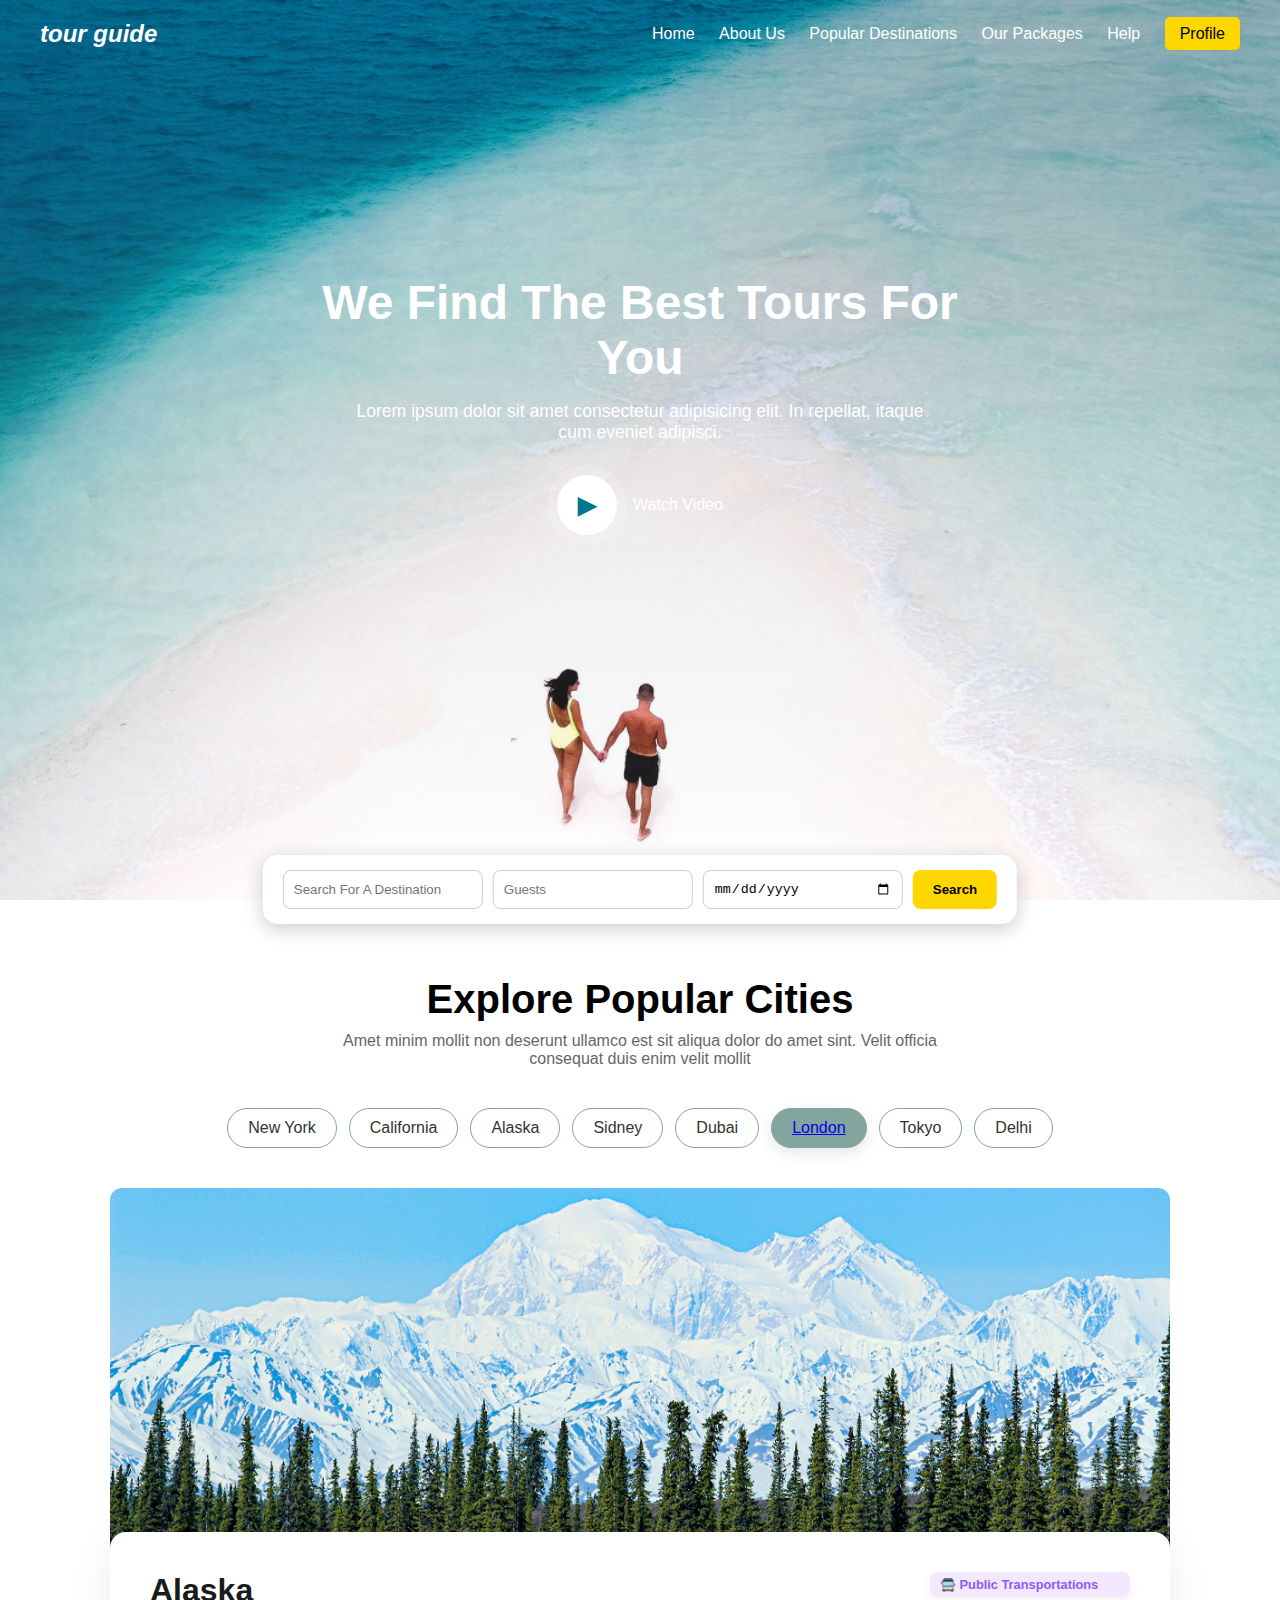
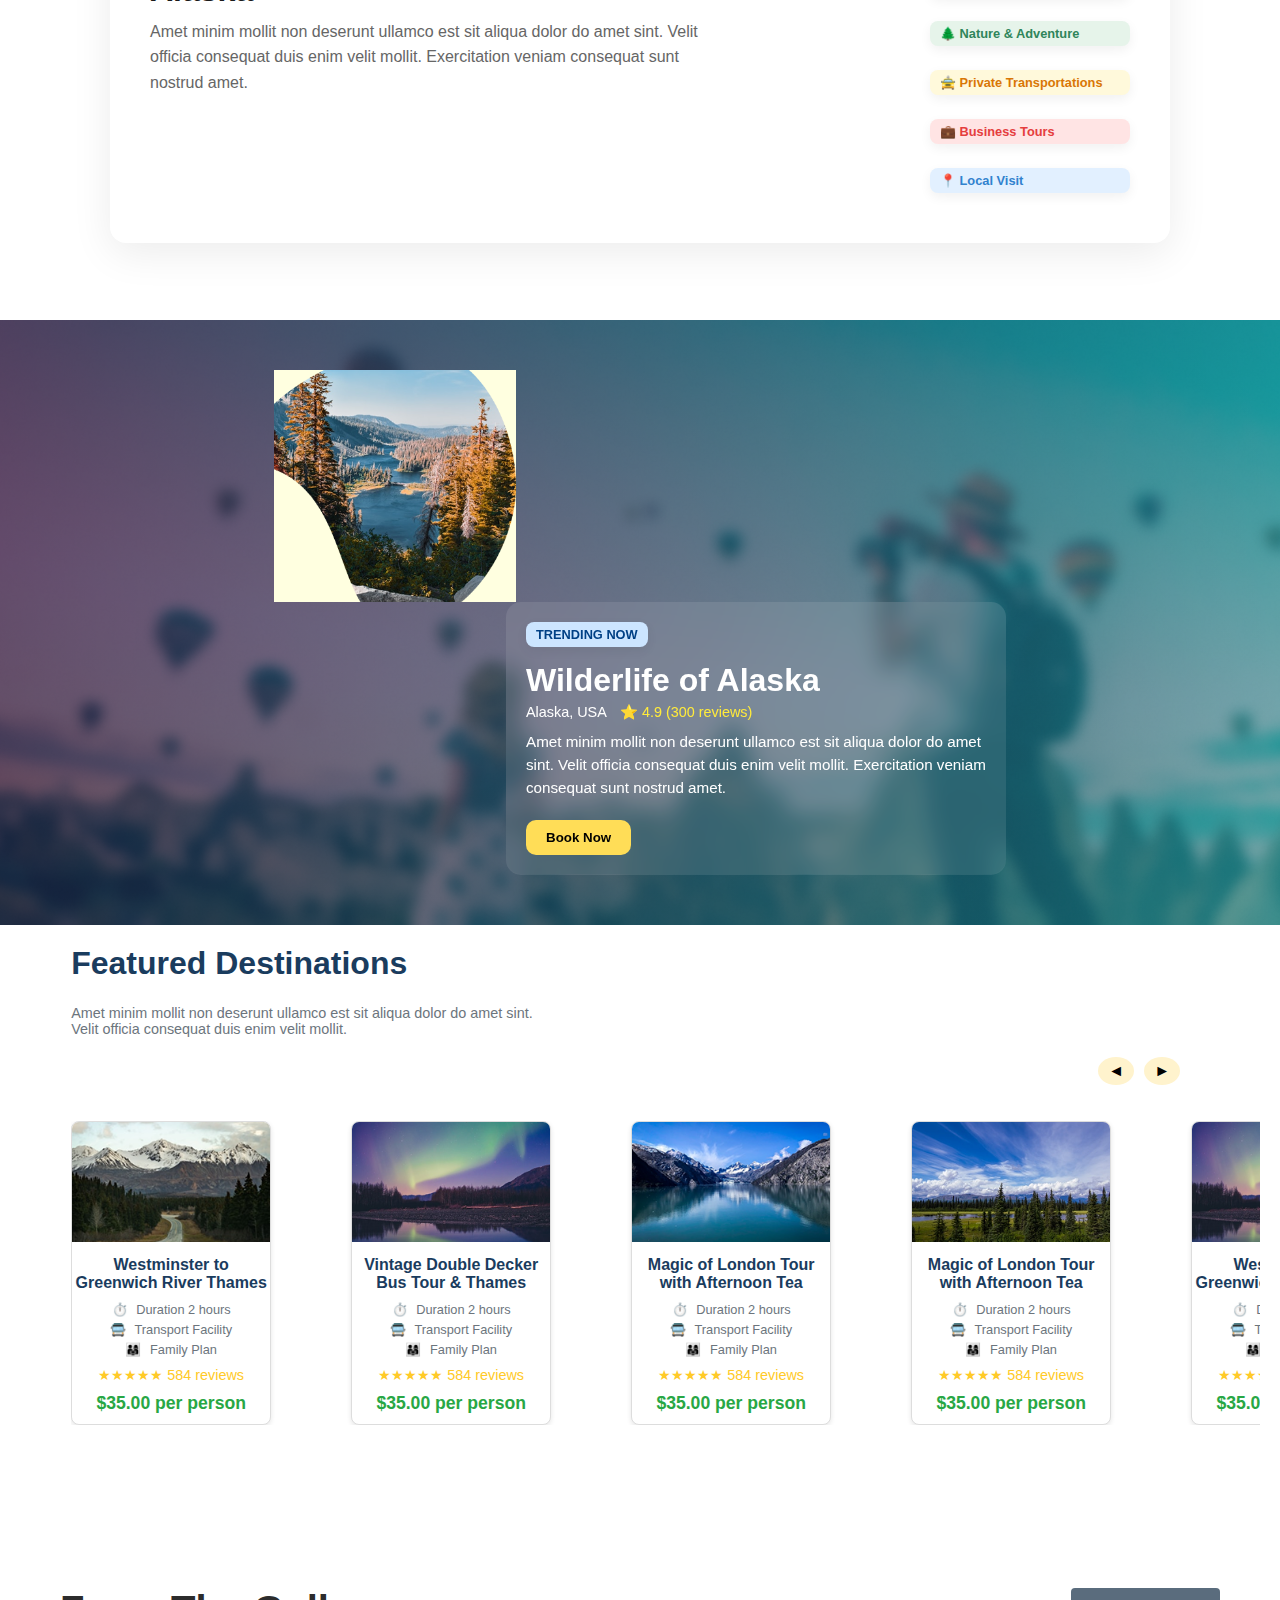
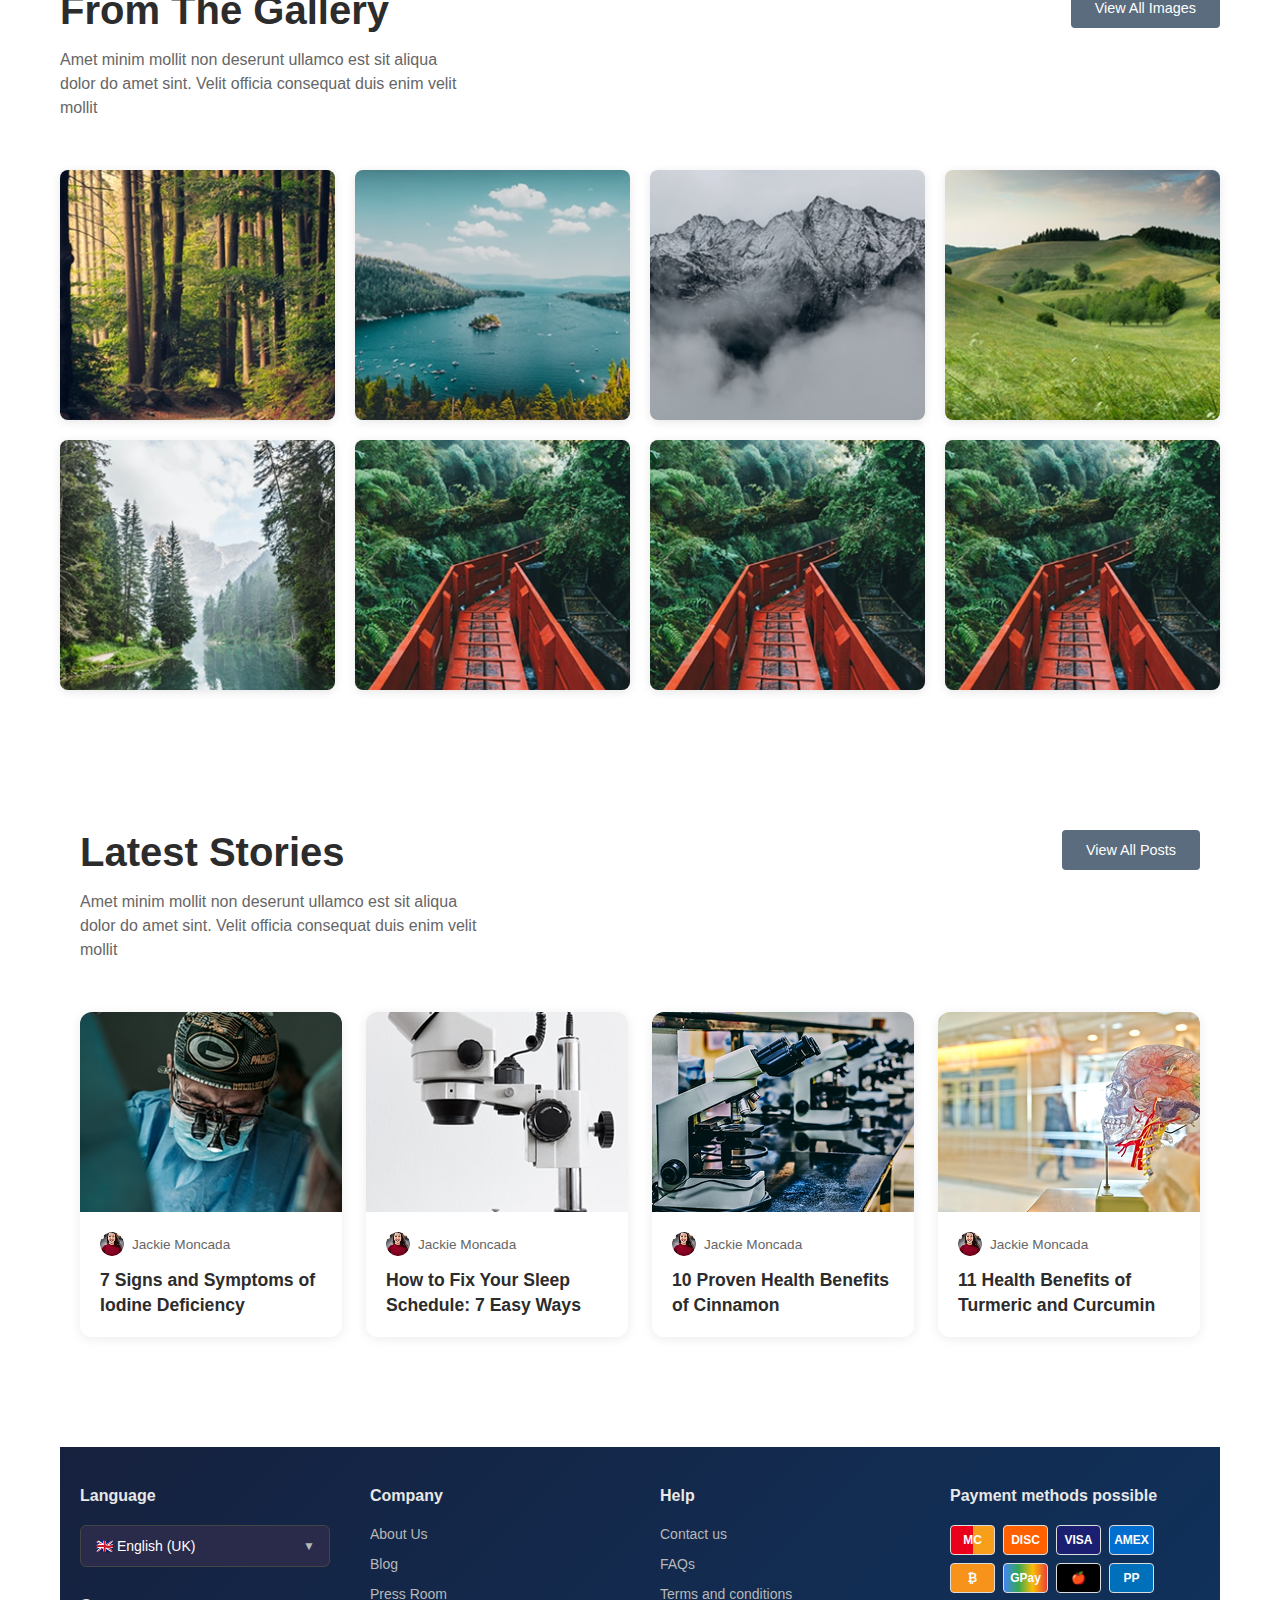
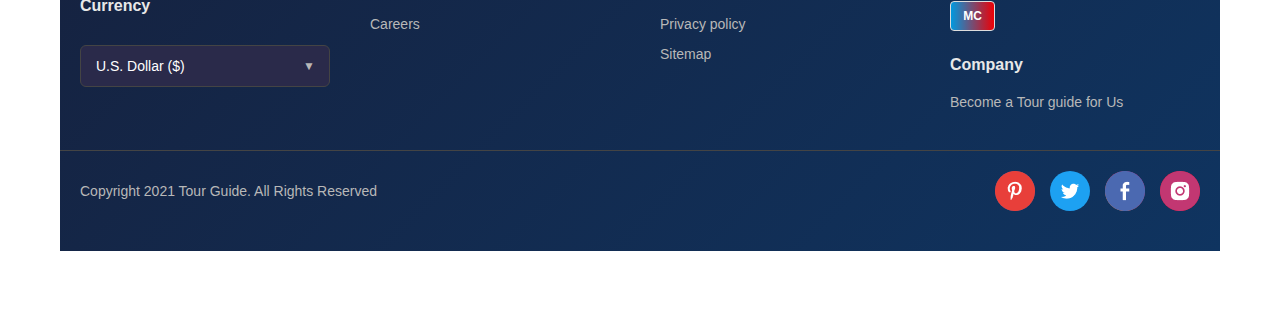
<file: index.html>
<!DOCTYPE html>
<html lang="en">

<head>
    <meta charset="UTF-8" />
    <meta name="viewport" content="width=device-width, initial-scale=1.0" />
    <title>Tour Guide</title>
    <link rel="stylesheet" href="index.css" />
    <script>
        function toggleMenu() {
            const nav = document.getElementById("navLinks");
            nav.classList.toggle("active");
        }
    </script>
</head>

<body>
    <section class="hero">
        <!-- Background Image Overlay -->
        <div class="overlay"></div>

        <!-- Main Wrapper -->
        <div class="main-content">

            <!-- Navbar -->
            <nav>
                <div class="logo">tour guide</div>
                <div class="hamburger" onclick="toggleMenu()">☰</div>
                <div id="navLinks" class="nav-links">
                    <a href="#">Home</a>
                    <a href="#">About Us</a>
                    <a href="tour.html">Popular Destinations</a>
                    <a href="#">Our Packages</a>
                    <a href="#">Help</a>
                    <a href="signin.html" class="sign-in">Profile</a>
                </div>
            </nav>

            <!-- Hero Section -->
            <div class="hero-content">
                <h1>We Find The Best Tours For You</h1>
                <p>Lorem ipsum dolor sit amet consectetur adipisicing elit. In repellat, itaque cum eveniet adipisci.
                </p>
                <div class="video-button">
                    <div class="circle">▶</div>
                    <span>Watch Video</span>
                </div>
            </div>

            <!-- Search Bar -->
            <div class="search-bar">
                <input type="text" placeholder="Search For A Destination" />
                <input type="text" placeholder="Guests" />
                <input type="date" />
                <button>Search</button>
            </div>
    </section>

    <section class="city-explorer">
        <div class="title-section">
            <h2>Explore Popular Cities</h2>
            <p>Amet minim mollit non deserunt ullamco est sit aliqua dolor do amet sint.
                Velit officia consequat duis enim velit mollit</p>
        </div>

        <div class="city-tabs">
            <button>New York</button>
            <button>California</button>
            <button >Alaska</button>
            <button>Sidney</button>
            <button>Dubai</button>
            <button class="active"><a href="citylisting.html">London</a></button>
            <button>Tokyo</button>
            <button>Delhi</button>
        </div>

        <div class="city-display">
            <img src="mountain.png" alt="Alaska Mountains" class="main-image" />

            <div class="city-description">
                <div class="text">
                    <h3>Alaska</h3>
                    <p>
                        Amet minim mollit non deserunt ullamco est sit aliqua dolor do amet sint.
                        Velit officia consequat duis enim velit mollit. Exercitation veniam
                        consequat sunt nostrud amet.
                    </p>
                </div>
                <div class="tags">
                    <span class="tag purple">🚍 Public Transportations</span>
                    <span class="tag green">🌲 Nature & Adventure</span>
                    <span class="tag yellow">🚖 Private Transportations</span>
                    <span class="tag red">💼 Business Tours</span>
                    <span class="tag blue">📍 Local Visit</span>
                </div>
            </div>
        </div>
    </section>

    <section>
        <div class="featured-destination">
            <div class="image-blob">
                <img src="eclipse.png" alt="Alaska Scenery" />
            </div>
            <div class="destination-content">
                <span class="tag">TRENDING NOW</span>
                <h2>Wilderlife of Alaska</h2>
                <p class="location">
                    <i class="fa fa-map-marker-alt"></i> Alaska, USA
                    <span class="stars">⭐ 4.9 (300 reviews)</span>
                </p>
                <p class="desc">
                    Amet minim mollit non deserunt ullamco est sit aliqua dolor do amet sint.
                    Velit officia consequat duis enim velit mollit. Exercitation veniam
                    consequat sunt nostrud amet.
                </p>
                <div class="buttons">
                    <button class="book">Book Now</button>
                </div>
            </div>
        </div>
    </section>
    
    <section class="featured-destinations">
        <h1>Featured Destinations</h1>
        <div class="subtitle">
            <p>Amet minim mollit non deserunt ullamco est sit aliqua dolor do amet sint. </p>
            <p>Velit officia
                consequat duis enim velit mollit.</p>
        </div>

        <div class="carousel-controls">
            <button class="prev">◄</button>
            <button class="next">►</button>
        </div>

        <div class="carousel">
            <div class="destination-card">
                <img src="image1.png" alt="Westminster to Greenwich River Thames">
                <h3>Westminster to Greenwich River Thames</h3>
                <ul>
                    <li><span class="icon">⏱️</span> Duration 2 hours</li>
                    <li><span class="icon">🚍</span> Transport Facility</li>
                    <li><span class="icon">👨‍👩‍👧</span> Family Plan</li>
                </ul>
                <div class="rating">★★★★★ <span>584 reviews</span></div>
                <div class="price">$35.00 per person</div>
            </div>
            <div class="destination-card">
                <img src="image2.png" alt="Vintage Double Decker Bus Tour & Thames">
                <h3>Vintage Double Decker Bus Tour & Thames</h3>
                <ul>
                    <li><span class="icon">⏱️</span> Duration 2 hours</li>
                    <li><span class="icon">🚍</span> Transport Facility</li>
                    <li><span class="icon">👨‍👩‍👧</span> Family Plan</li>
                </ul>
                <div class="rating">★★★★★ <span>584 reviews</span></div>
                <div class="price">$35.00 per person</div>
            </div>
            <div class="destination-card">
                <img src="image3.png" alt="Magic of London Tour with Afternoon Tea">
                <h3>Magic of London Tour with Afternoon Tea</h3>
                <ul>
                    <li><span class="icon">⏱️</span> Duration 2 hours</li>
                    <li><span class="icon">🚍</span> Transport Facility</li>
                    <li><span class="icon">👨‍👩‍👧</span> Family Plan</li>
                </ul>
                <div class="rating">★★★★★ <span>584 reviews</span></div>
                <div class="price">$35.00 per person</div>
            </div>
            <div class="destination-card">
                <img src="image4.png" alt="Magic of London Tour with Afternoon Tea">
                <h3>Magic of London Tour with Afternoon Tea</h3>
                <ul>
                    <li><span class="icon">⏱️</span> Duration 2 hours</li>
                    <li><span class="icon">🚍</span> Transport Facility</li>
                    <li><span class="icon">👨‍👩‍👧</span> Family Plan</li>
                </ul>
                <div class="rating">★★★★★ <span>584 reviews</span></div>
                <div class="price">$35.00 per person</div>
            </div>
            <div class="destination-card">
                <img src="image2.png" alt="Westminster to Greenwich River Thames">
                <h3>Westminster to Greenwich River Thames</h3>
                <ul>
                    <li><span class="icon">⏱️</span> Duration 2 hours</li>
                    <li><span class="icon">🚍</span> Transport Facility</li>
                    <li><span class="icon">👨‍👩‍👧</span> Family Plan</li>
                </ul>
                <div class="rating">★★★★★ <span>584 reviews</span></div>
                <div class="price">$35.00 per person</div>
            </div>
        </div>
    </section>

    <div class="container">
        <header class="gallery-header">
            <div class="gallery-info">
                <h1 class="gallery-title">From The Gallery</h1>
                <p class="gallery-description">
                    Amet minim mollit non deserunt ullamco est sit aliqua dolor do amet sint. Velit officia consequat duis enim velit mollit
                </p>
            </div>
            <button class="view-all-btn">View All Images</button>
        </header>

        <div class="gallery-grid">
            <div class="gallery-item">
                <img src="gallery1.png" alt="Forest path with golden sunlight">
            </div>
            <div class="gallery-item">
                <img src="gallery2.png" alt="Mountain lake with clear blue water">
            </div>
            <div class="gallery-item">
                <img src="gallery3.png" alt="Misty mountain peaks">
            </div>
            <div class="gallery-item">
                <img src="gallery4.png" alt="Rolling green hills">
            </div>
            <div class="gallery-item">
                <img src="gallery5.png" alt="Forest river reflection">
            </div>
            <div class="gallery-item">
                <img src="gallery6.png" alt="Wooden dock on lake">
        </div>
        <div class="gallery-item">
                <img src="gallery6.png" alt="Wooden dock on lake">
        </div>
        <div class="gallery-item">
                <img src="gallery6.png" alt="Wooden dock on lake">
        </div>
    </div>

    <div class="stories-wrapper">
        <header class="stories-header">
            <div class="header-content">
                <h1 class="stories-title">Latest Stories</h1>
                <p class="stories-description">
                    Amet minim mollit non deserunt ullamco est sit aliqua dolor do amet
                    sint. Velit officia consequat duis enim velit mollit
                </p>
            </div>
            <button class="posts-btn" id="viewAllBtn">View All Posts</button>
        </header>

        <div class="stories-grid" id="storiesGrid">
            <article class="story-card">
                <div class="card-image">
                    <img src="person1.png" alt="Medical professional">
                </div>
                <div class="card-content">
                    <div class="author-info">
                        <div class="author-avatar">
                            <img src="person.png" alt="Jackie Moncada">
                        </div>
                        <span class="author-name">Jackie Moncada</span>
                    </div>
                    <h3 class="story-headline">7 Signs and Symptoms of Iodine Deficiency</h3>
                </div>
            </article>

            <article class="story-card">
                <div class="card-image">
                    <img src="equipment.png" alt="Sleep and wellness setup">
                </div>
                <div class="card-content">
                    <div class="author-info">
                        <div class="author-avatar">
                            <img src="person.png" alt="Jackie Moncada">
                        </div>
                        <span class="author-name">Jackie Moncada</span>
                    </div>
                    <h3 class="story-headline">How to Fix Your Sleep Schedule: 7 Easy Ways</h3>
                </div>
            </article>

            <article class="story-card mobile-hidden">
                <div class="card-image">
                    <img src="equpment1.png" alt="Cinnamon and spices">
                </div>
                <div class="card-content">
                    <div class="author-info">
                        <div class="author-avatar">
                            <img src="person.png" alt="Jackie Moncada">
                        </div>
                        <span class="author-name">Jackie Moncada</span>
                    </div>
                    <h3 class="story-headline">10 Proven Health Benefits of Cinnamon</h3>
                </div>
            </article>

            <article class="story-card mobile-hidden">
                <div class="card-image">
                    <img src="organ.png" alt="Turmeric and curcumin">
                </div>
                <div class="card-content">
                    <div class="author-info">
                        <div class="author-avatar">
                            <img src="person.png" alt="Jackie Moncada">
                        </div>
                        <span class="author-name">Jackie Moncada</span>
                    </div>
                    <h3 class="story-headline">11 Health Benefits of Turmeric and Curcumin</h3>
                </div>
            </article>
        </div>
    </div>

    <script>
        document.getElementById('viewAllBtn').addEventListener('click', function() {
            const hiddenPosts = document.querySelectorAll('.mobile-hidden');
            const btn = this;
            
            if (btn.textContent === 'View All Posts') {
                hiddenPosts.forEach(post => {
                    post.classList.remove('mobile-hidden');
                });
                btn.textContent = 'Show Less';
            } else {
                hiddenPosts.forEach(post => {
                    post.classList.add('mobile-hidden');
                });
                btn.textContent = 'View All Posts';
            }
        });
    </script>

    <footer class="footer">
        <div class="footer-container">
            <!-- Language & Currency Section -->
            <div class="footer-section">
                <h3>Language</h3>
                <div class="language-currency">
                    <div class="select-wrapper">
                        <select>
                            <option value="en-uk">🇬🇧 English (UK)</option>
                            <option value="en-us">🇺🇸 English (US)</option>
                            <option value="es">🇪🇸 Español</option>
                            <option value="fr">🇫🇷 Français</option>
                            <option value="de">🇩🇪 Deutsch</option>
                        </select>
                    </div>
                    
                    <h3 style="margin-bottom: 10px; margin-top: 10px;">Currency</h3>
                    <div class="select-wrapper">
                        <select>
                            <option value="usd">U.S. Dollar ($)</option>
                            <option value="eur">Euro (€)</option>
                            <option value="gbp">British Pound (£)</option>
                            <option value="cad">Canadian Dollar (C$)</option>
                        </select>
                    </div>
                </div>
            </div>

            <!-- Company Section -->
            <div class="footer-section">
                <h3>Company</h3>
                <ul>
                    <li><a href="#about">About Us</a></li>
                    <li><a href="#blog">Blog</a></li>
                    <li><a href="#press">Press Room</a></li>
                    <li><a href="#careers">Careers</a></li>
                </ul>
            </div>

            <!-- Help Section -->
            <div class="footer-section">
                <h3>Help</h3>
                <ul>
                    <li><a href="#contact">Contact us</a></li>
                    <li><a href="#faq">FAQs</a></li>
                    <li><a href="#terms">Terms and conditions</a></li>
                    <li><a href="#privacy">Privacy policy</a></li>
                    <li><a href="#sitemap">Sitemap</a></li>
                </ul>
            </div>

            <!-- Payment & Company Info Section -->
            <div class="footer-section">
                <h3>Payment methods possible</h3>
                <div class="payment-methods">
                    <div class="payment-icon mastercard">MC</div>
                    <div class="payment-icon discover">DISC</div>
                    <div class="payment-icon visa">VISA</div>
                    <div class="payment-icon amex">AMEX</div>
                    <div class="payment-icon bitcoin">₿</div>
                    <div class="payment-icon gpay">GPay</div>
                    <div class="payment-icon apple-pay">🍎</div>
                    <div class="payment-icon paypal">PP</div>
                    <div class="payment-icon maestro">MC</div>
                </div>
                
                <div class="company-info" style="margin-top: 25px;">
                    <h3>Company</h3>
                    <p>Become a Tour guide for Us</p>
                </div>
            </div>
        </div>

        <!-- Footer Bottom -->
        <div class="footer-bottom">
            <div class="copyright">
                Copyright 2021 Tour Guide. All Rights Reserved
            </div>
            <div class="social-links">
                <a href="#" class="facebook"><img src="Group 90 (1).png" alt="facebook"></a>
                <a href="#" class="twitter"><img src="Vector.png" alt="instagram"></a>
                <a href="#" class="instagram"><img src="Group 87.png" alt="twitter"></a>
                <a href="#" class="pinterest"><img src="Group 89.png" alt="pintrest"></i></a>
            </div>
        </div>
    </footer>

</body>
</html>
</file>
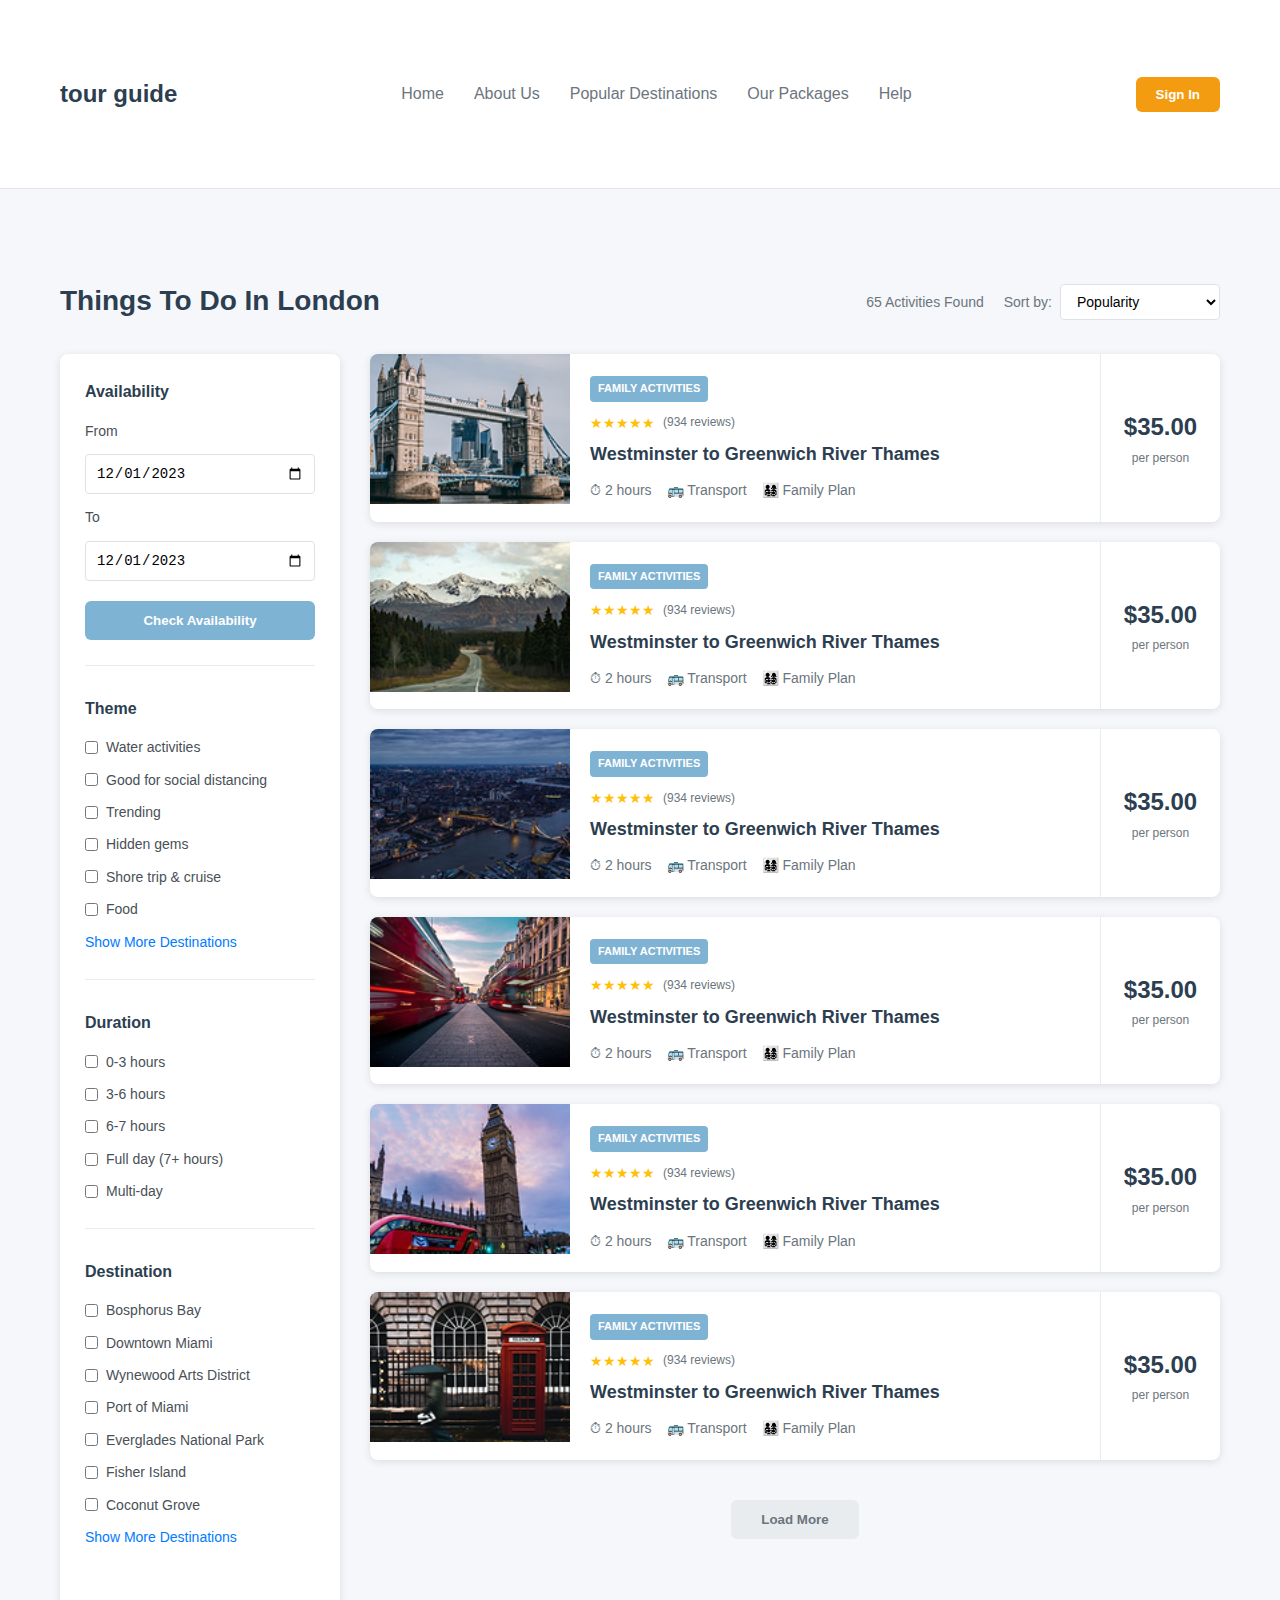
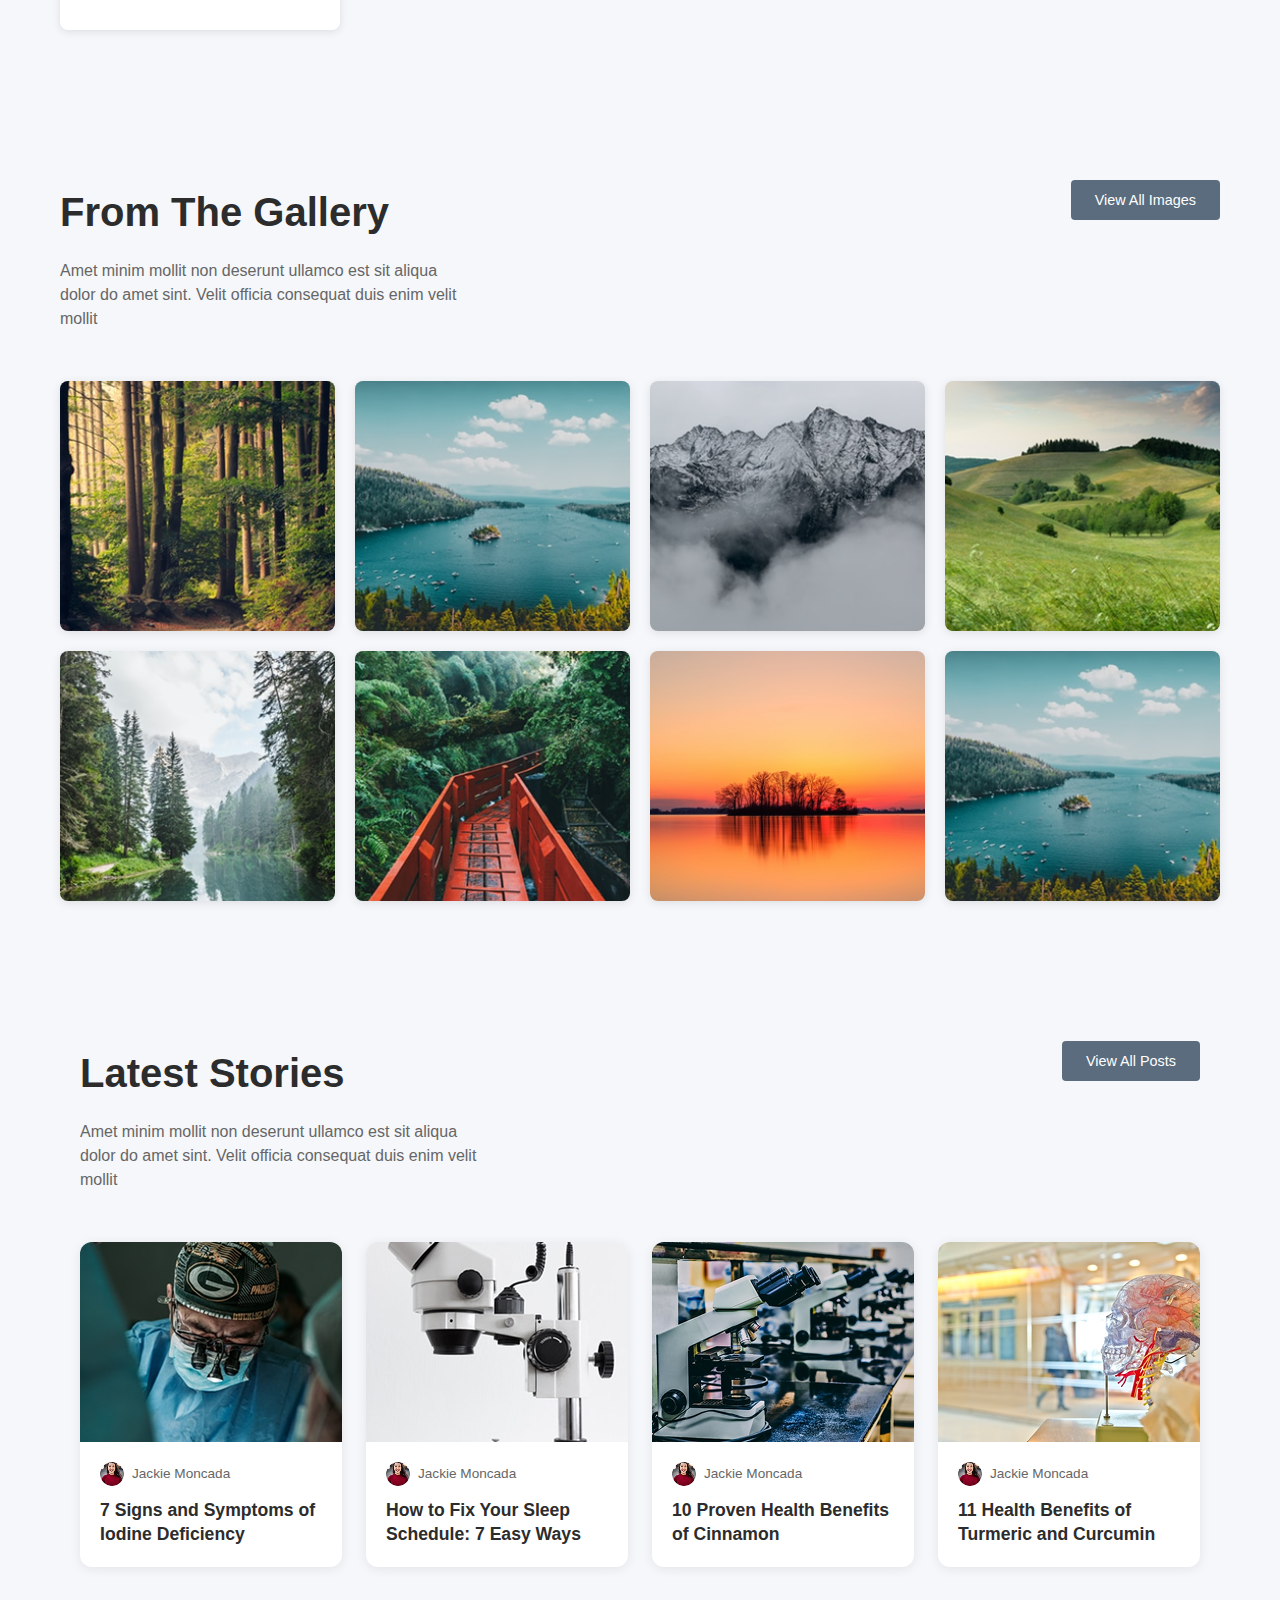
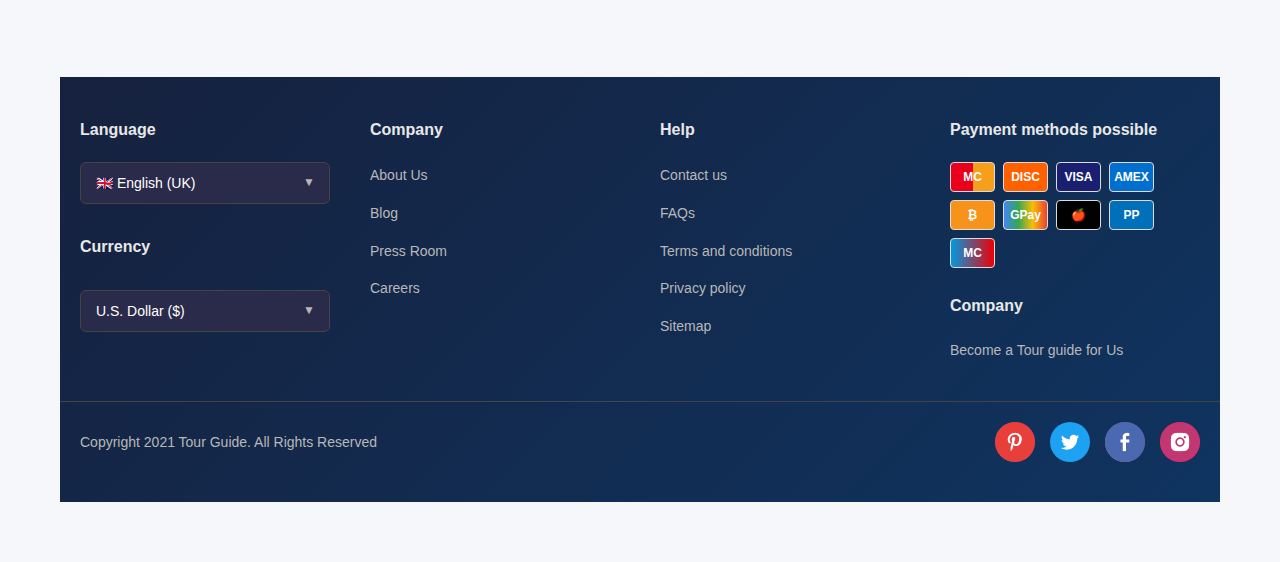
<file: citylisting.html>
<!DOCTYPE html>
<html lang="en">

<head>
    <meta charset="UTF-8">
    <meta name="viewport" content="width=device-width, initial-scale=1.0">
    <title>Tour Guide - Things To Do In London</title>
    <link rel="stylesheet" href="city.css">
</head>

<body>
    <!-- Header Navigation -->
    <header class="header">
        <div class="container">
            <div class="logo">
                <h2>tour guide</h2>
            </div>

            <!-- Desktop Navigation -->
            <nav class="nav desktop-nav">
                <a href="index.html">Home</a>
                <a href="#">About Us</a>
                <a href="#">Popular Destinations</a>
                <a href="#">Our Packages</a>
                <a href="#">Help</a>
            </nav>
            <button class="sign-in-btn desktop-sign-in">Sign In</button>

            <!-- Mobile Menu Toggle -->
            <button class="mobile-menu-toggle" onclick="toggleMobileMenu()">
                <span></span>
                <span></span>
                <span></span>
            </button>

            <!-- Mobile Navigation -->
            <nav class="mobile-nav" id="mobileNav">
                <a href="#">Home</a>
                <a href="#">About Us</a>
                <a href="#">Popular Destinations</a>
                <a href="#">Our Packages</a>
                <a href="#">Help</a>
                <button class="sign-in-btn mobile-sign-in">Sign In</button>
            </nav>
        </div>
    </header>

    <!-- Main Content -->
    <main class="main-content">
        <div class="container">
            <div class="content-header">
                <h1>Things To Do In London</h1>
                <div class="activity-info">
                    <span class="activity-count">65 Activities Found</span>
                    <div class="sort-by">
                        <label>Sort by:</label>
                        <select>
                            <option>Popularity</option>
                            <option>Price: Low to High</option>
                            <option>Price: High to Low</option>
                            <option>Duration</option>
                        </select>
                    </div>
                </div>
            </div>

            <div class="content-body">
                <!-- Sidebar Filters -->
                <aside class="sidebar">
                    <!-- Availability Filter -->
                    <div class="filter-section">
                        <h3>Availability</h3>
                        <div class="date-inputs">
                            <label>From</label>
                            <input type="date" value="2023-12-01">
                            <label>To</label>
                            <input type="date" value="2023-12-01">
                        </div>
                        <button class="check-availability-btn">Check Availability</button>
                    </div>

                    <!-- Theme Filter -->
                    <div class="filter-section">
                        <h3>Theme</h3>
                        <div class="checkbox-group">
                            <label><input type="checkbox"> Water activities</label>
                            <label><input type="checkbox"> Good for social distancing</label>
                            <label><input type="checkbox"> Trending</label>
                            <label><input type="checkbox"> Hidden gems</label>
                            <label><input type="checkbox"> Shore trip & cruise</label>
                            <label><input type="checkbox"> Food</label>
                        </div>
                        <a href="#" class="show-more">Show More Destinations</a>
                    </div>

                    <!-- Duration Filter -->
                    <div class="filter-section">
                        <h3>Duration</h3>
                        <div class="checkbox-group">
                            <label><input type="checkbox"> 0-3 hours</label>
                            <label><input type="checkbox"> 3-6 hours</label>
                            <label><input type="checkbox"> 6-7 hours</label>
                            <label><input type="checkbox"> Full day (7+ hours)</label>
                            <label><input type="checkbox"> Multi-day</label>
                        </div>
                    </div>

                    <!-- Destination Filter -->
                    <div class="filter-section">
                        <h3>Destination</h3>
                        <div class="checkbox-group">
                            <label><input type="checkbox"> Bosphorus Bay</label>
                            <label><input type="checkbox"> Downtown Miami</label>
                            <label><input type="checkbox"> Wynewood Arts District</label>
                            <label><input type="checkbox"> Port of Miami</label>
                            <label><input type="checkbox"> Everglades National Park</label>
                            <label><input type="checkbox"> Fisher Island</label>
                            <label><input type="checkbox"> Coconut Grove</label>
                        </div>
                        <a href="#" class="show-more">Show More Destinations</a>
                    </div>
                </aside>

                <!-- Tour Listings -->
                <section class="tour-listings">
                    <!-- Tour Card 1 -->
                    <div class="tour-card">
                        <img src="city images/city1.png" alt="Tower Bridge" class="tour-image">
                        <div class="tour-content">
                            <span class="activity-badge">FAMILY ACTIVITIES</span>
                            <div class="rating">
                                <div class="stars">★★★★★</div>
                                <span class="review-count">(934 reviews)</span>
                            </div>
                            <h3 class="tour-title">Westminster to Greenwich River Thames</h3>
                            <div class="tour-details">
                                <span class="duration">⏱ 2 hours</span>
                                <span class="transport">🚌 Transport</span>
                                <span class="family">👨‍👩‍👧‍👦 Family Plan</span>
                            </div>
                        </div>
                        <div class="tour-price">
                            <span class="price">$35.00</span>
                            <span class="per-person">per person</span>
                        </div>
                    </div>

                    <!-- Tour Card 2 -->
                    <div class="tour-card">
                        <img src="city images/city2.png" alt="Greenwich" class="tour-image">
                        <div class="tour-content">
                            <span class="activity-badge">FAMILY ACTIVITIES</span>
                            <div class="rating">
                                <div class="stars">★★★★★</div>
                                <span class="review-count">(934 reviews)</span>
                            </div>
                            <h3 class="tour-title">Westminster to Greenwich River Thames</h3>
                            <div class="tour-details">
                                <span class="duration">⏱ 2 hours</span>
                                <span class="transport">🚌 Transport</span>
                                <span class="family">👨‍👩‍👧‍👦 Family Plan</span>
                            </div>
                        </div>
                        <div class="tour-price">
                            <span class="price">$35.00</span>
                            <span class="per-person">per person</span>
                        </div>
                    </div>

                    <!-- Tour Card 3 -->
                    <div class="tour-card">
                        <img src="city images/city3.png" alt="London Eye" class="tour-image">
                        <div class="tour-content">
                            <span class="activity-badge">FAMILY ACTIVITIES</span>
                            <div class="rating">
                                <div class="stars">★★★★★</div>
                                <span class="review-count">(934 reviews)</span>
                            </div>
                            <h3 class="tour-title">Westminster to Greenwich River Thames</h3>
                            <div class="tour-details">
                                <span class="duration">⏱ 2 hours</span>
                                <span class="transport">🚌 Transport</span>
                                <span class="family">👨‍👩‍👧‍👦 Family Plan</span>
                            </div>
                        </div>
                        <div class="tour-price">
                            <span class="price">$35.00</span>
                            <span class="per-person">per person</span>
                        </div>
                    </div>

                    <!-- Tour Card 4 -->
                    <div class="tour-card">
                        <img src="city images/city4.png" alt="Thames View" class="tour-image">
                        <div class="tour-content">
                            <span class="activity-badge">FAMILY ACTIVITIES</span>
                            <div class="rating">
                                <div class="stars">★★★★★</div>
                                <span class="review-count">(934 reviews)</span>
                            </div>
                            <h3 class="tour-title">Westminster to Greenwich River Thames</h3>
                            <div class="tour-details">
                                <span class="duration">⏱ 2 hours</span>
                                <span class="transport">🚌 Transport</span>
                                <span class="family">👨‍👩‍👧‍👦 Family Plan</span>
                            </div>
                        </div>
                        <div class="tour-price">
                            <span class="price">$35.00</span>
                            <span class="per-person">per person</span>
                        </div>
                    </div>

                    <!-- Tour Card 5 -->
                    <div class="tour-card">
                        <img src="city images/city5.png" alt="Big Ben" class="tour-image">
                        <div class="tour-content">
                            <span class="activity-badge">FAMILY ACTIVITIES</span>
                            <div class="rating">
                                <div class="stars">★★★★★</div>
                                <span class="review-count">(934 reviews)</span>
                            </div>
                            <h3 class="tour-title">Westminster to Greenwich River Thames</h3>
                            <div class="tour-details">
                                <span class="duration">⏱ 2 hours</span>
                                <span class="transport">🚌 Transport</span>
                                <span class="family">👨‍👩‍👧‍👦 Family Plan</span>
                            </div>
                        </div>
                        <div class="tour-price">
                            <span class="price">$35.00</span>
                            <span class="per-person">per person</span>
                        </div>
                    </div>

                    <!-- Tour Card 6 -->
                    <div class="tour-card">
                        <img src="city images/city6.png" alt="Westminster" class="tour-image">
                        <div class="tour-content">
                            <span class="activity-badge">FAMILY ACTIVITIES</span>
                            <div class="rating">
                                <div class="stars">★★★★★</div>
                                <span class="review-count">(934 reviews)</span>
                            </div>
                            <h3 class="tour-title">Westminster to Greenwich River Thames</h3>
                            <div class="tour-details">
                                <span class="duration">⏱ 2 hours</span>
                                <span class="transport">🚌 Transport</span>
                                <span class="family">👨‍👩‍👧‍👦 Family Plan</span>
                            </div>
                        </div>
                        <div class="tour-price">
                            <span class="price">$35.00</span>
                            <span class="per-person">per person</span>
                        </div>
                    </div>

                    <!-- Load More Button -->
                    <div class="load-more-section">
                        <button class="load-more-btn">Load More</button>
                    </div>
                </section>
            </div>
        </div>
    </main>

    <script>
        function toggleMobileMenu() {
            const mobileNav = document.getElementById('mobileNav');
            const menuToggle = document.querySelector('.mobile-menu-toggle');

            mobileNav.classList.toggle('active');
            menuToggle.classList.toggle('active');
        }

        // Close mobile menu when clicking on a link
        document.querySelectorAll('.mobile-nav a, .mobile-nav button').forEach(item => {
            item.addEventListener('click', () => {
                const mobileNav = document.getElementById('mobileNav');
                const menuToggle = document.querySelector('.mobile-menu-toggle');

                mobileNav.classList.remove('active');
                menuToggle.classList.remove('active');
            });
        });
    </script>


        <div class="container">
            <header class="gallery-header">
                <div class="gallery-info">
                    <h1 class="gallery-title">From The Gallery</h1>
                    <p class="gallery-description">
                        Amet minim mollit non deserunt ullamco est sit aliqua dolor do amet sint. Velit officia
                        consequat duis enim velit mollit
                    </p>
                </div>
                <button class="view-all-btn">View All Images</button>
            </header>

            <div class="gallery-grid">
                <div class="gallery-item">
                    <img src="gallery1.png" alt="Forest path with golden sunlight">
                </div>
                <div class="gallery-item">
                    <img src="gallery2.png" alt="Mountain lake with clear blue water">
                </div>
                <div class="gallery-item">
                    <img src="gallery3.png" alt="Misty mountain peaks">
                </div>
                <div class="gallery-item">
                    <img src="gallery4.png" alt="Rolling green hills">
                </div>
                <div class="gallery-item">
                    <img src="gallery5.png" alt="Forest river reflection">
                </div>
                <div class="gallery-item">
                    <img src="gallery6.png" alt="Wooden dock on lake">
                </div>
                <div class="gallery-item">
                    <img src="gallery7.png" alt="Wooden dock on lake">
                </div>
                <div class="gallery-item">
                    <img src="gallery2.png" alt="Wooden dock on lake">
                </div>
            </div>

    <div class="stories-wrapper">
        <header class="stories-header">
            <div class="header-content">
                <h1 class="stories-title">Latest Stories</h1>
                <p class="stories-description">
                    Amet minim mollit non deserunt ullamco est sit aliqua dolor do amet
                    sint. Velit officia consequat duis enim velit mollit
                </p>
            </div>
            <button class="posts-btn" id="viewAllBtn">View All Posts</button>
        </header>

            <div class="stories-grid" id="storiesGrid">
                <article class="story-card">
                    <div class="card-image">
                        <img src="person1.png" alt="Medical professional">
                    </div>
                    <div class="card-content">
                        <div class="author-info">
                            <div class="author-avatar">
                                <img src="person.png" alt="Jackie Moncada">
                            </div>
                            <span class="author-name">Jackie Moncada</span>
                        </div>
                        <h3 class="story-headline">7 Signs and Symptoms of Iodine Deficiency</h3>
                    </div>
                </article>

                <article class="story-card">
                    <div class="card-image">
                        <img src="equipment.png" alt="Sleep and wellness setup">
                    </div>
                    <div class="card-content">
                        <div class="author-info">
                            <div class="author-avatar">
                                <img src="person.png" alt="Jackie Moncada">
                            </div>
                            <span class="author-name">Jackie Moncada</span>
                        </div>
                        <h3 class="story-headline">How to Fix Your Sleep Schedule: 7 Easy Ways</h3>
                    </div>
                </article>

                <article class="story-card mobile-hidden">
                    <div class="card-image">
                        <img src="equpment1.png" alt="Cinnamon and spices">
                    </div>
                    <div class="card-content">
                        <div class="author-info">
                            <div class="author-avatar">
                                <img src="person.png" alt="Jackie Moncada">
                            </div>
                            <span class="author-name">Jackie Moncada</span>
                        </div>
                        <h3 class="story-headline">10 Proven Health Benefits of Cinnamon</h3>
                    </div>
                </article>

                <article class="story-card mobile-hidden">
                    <div class="card-image">
                        <img src="organ.png" alt="Turmeric and curcumin">
                    </div>
                    <div class="card-content">
                        <div class="author-info">
                            <div class="author-avatar">
                                <img src="person.png" alt="Jackie Moncada">
                            </div>
                            <span class="author-name">Jackie Moncada</span>
                        </div>
                        <h3 class="story-headline">11 Health Benefits of Turmeric and Curcumin</h3>
                    </div>
                </article>
            </div>
        </div>

        <script>
            document.getElementById('viewAllBtn').addEventListener('click', function () {
                const hiddenPosts = document.querySelectorAll('.mobile-hidden');
                const btn = this;

                if (btn.textContent === 'View All Posts') {
                    hiddenPosts.forEach(post => {
                        post.classList.remove('mobile-hidden');
                    });
                    btn.textContent = 'Show Less';
                } else {
                    hiddenPosts.forEach(post => {
                        post.classList.add('mobile-hidden');
                    });
                    btn.textContent = 'View All Posts';
                }
            });
        </script>

        <footer class="footer">
            <div class="footer-container">
                <!-- Language & Currency Section -->
                <div class="footer-section">
                    <h3>Language</h3>
                    <div class="language-currency">
                        <div class="select-wrapper">
                            <select>
                                <option value="en-uk">🇬🇧 English (UK)</option>
                                <option value="en-us">🇺🇸 English (US)</option>
                                <option value="es">🇪🇸 Español</option>
                                <option value="fr">🇫🇷 Français</option>
                                <option value="de">🇩🇪 Deutsch</option>
                            </select>
                        </div>

                        <h3 style="margin-bottom: 10px; margin-top: 10px;">Currency</h3>
                        <div class="select-wrapper">
                            <select>
                                <option value="usd">U.S. Dollar ($)</option>
                                <option value="eur">Euro (€)</option>
                                <option value="gbp">British Pound (£)</option>
                                <option value="cad">Canadian Dollar (C$)</option>
                            </select>
                        </div>
                    </div>
                </div>

                <!-- Company Section -->
                <div class="footer-section">
                    <h3>Company</h3>
                    <ul>
                        <li><a href="#about">About Us</a></li>
                        <li><a href="#blog">Blog</a></li>
                        <li><a href="#press">Press Room</a></li>
                        <li><a href="#careers">Careers</a></li>
                    </ul>
                </div>

                <!-- Help Section -->
                <div class="footer-section">
                    <h3>Help</h3>
                    <ul>
                        <li><a href="#contact">Contact us</a></li>
                        <li><a href="#faq">FAQs</a></li>
                        <li><a href="#terms">Terms and conditions</a></li>
                        <li><a href="#privacy">Privacy policy</a></li>
                        <li><a href="#sitemap">Sitemap</a></li>
                    </ul>
                </div>

                <!-- Payment & Company Info Section -->
                <div class="footer-section">
                    <h3>Payment methods possible</h3>
                    <div class="payment-methods">
                        <div class="payment-icon mastercard">MC</div>
                        <div class="payment-icon discover">DISC</div>
                        <div class="payment-icon visa">VISA</div>
                        <div class="payment-icon amex">AMEX</div>
                        <div class="payment-icon bitcoin">₿</div>
                        <div class="payment-icon gpay">GPay</div>
                        <div class="payment-icon apple-pay">🍎</div>
                        <div class="payment-icon paypal">PP</div>
                        <div class="payment-icon maestro">MC</div>
                    </div>

                    <div class="company-info" style="margin-top: 25px;">
                        <h3>Company</h3>
                        <p>Become a Tour guide for Us</p>
                    </div>
                </div>
            </div>

            <!-- Footer Bottom -->
            <div class="footer-bottom">
                <div class="copyright">
                    Copyright 2021 Tour Guide. All Rights Reserved
                </div>
                <div class="social-links">
                    <a href="#" class="facebook"><img src="Group 90 (1).png" alt="facebook"></a>
                    <a href="#" class="twitter"><img src="Vector.png" alt="instagram"></a>
                    <a href="#" class="instagram"><img src="Group 87.png" alt="twitter"></a>
                    <a href="#" class="pinterest"><img src="Group 89.png" alt="pintrest"></i></a>
                </div>
            </div>
        </footer>

</body>

</html>
</file>
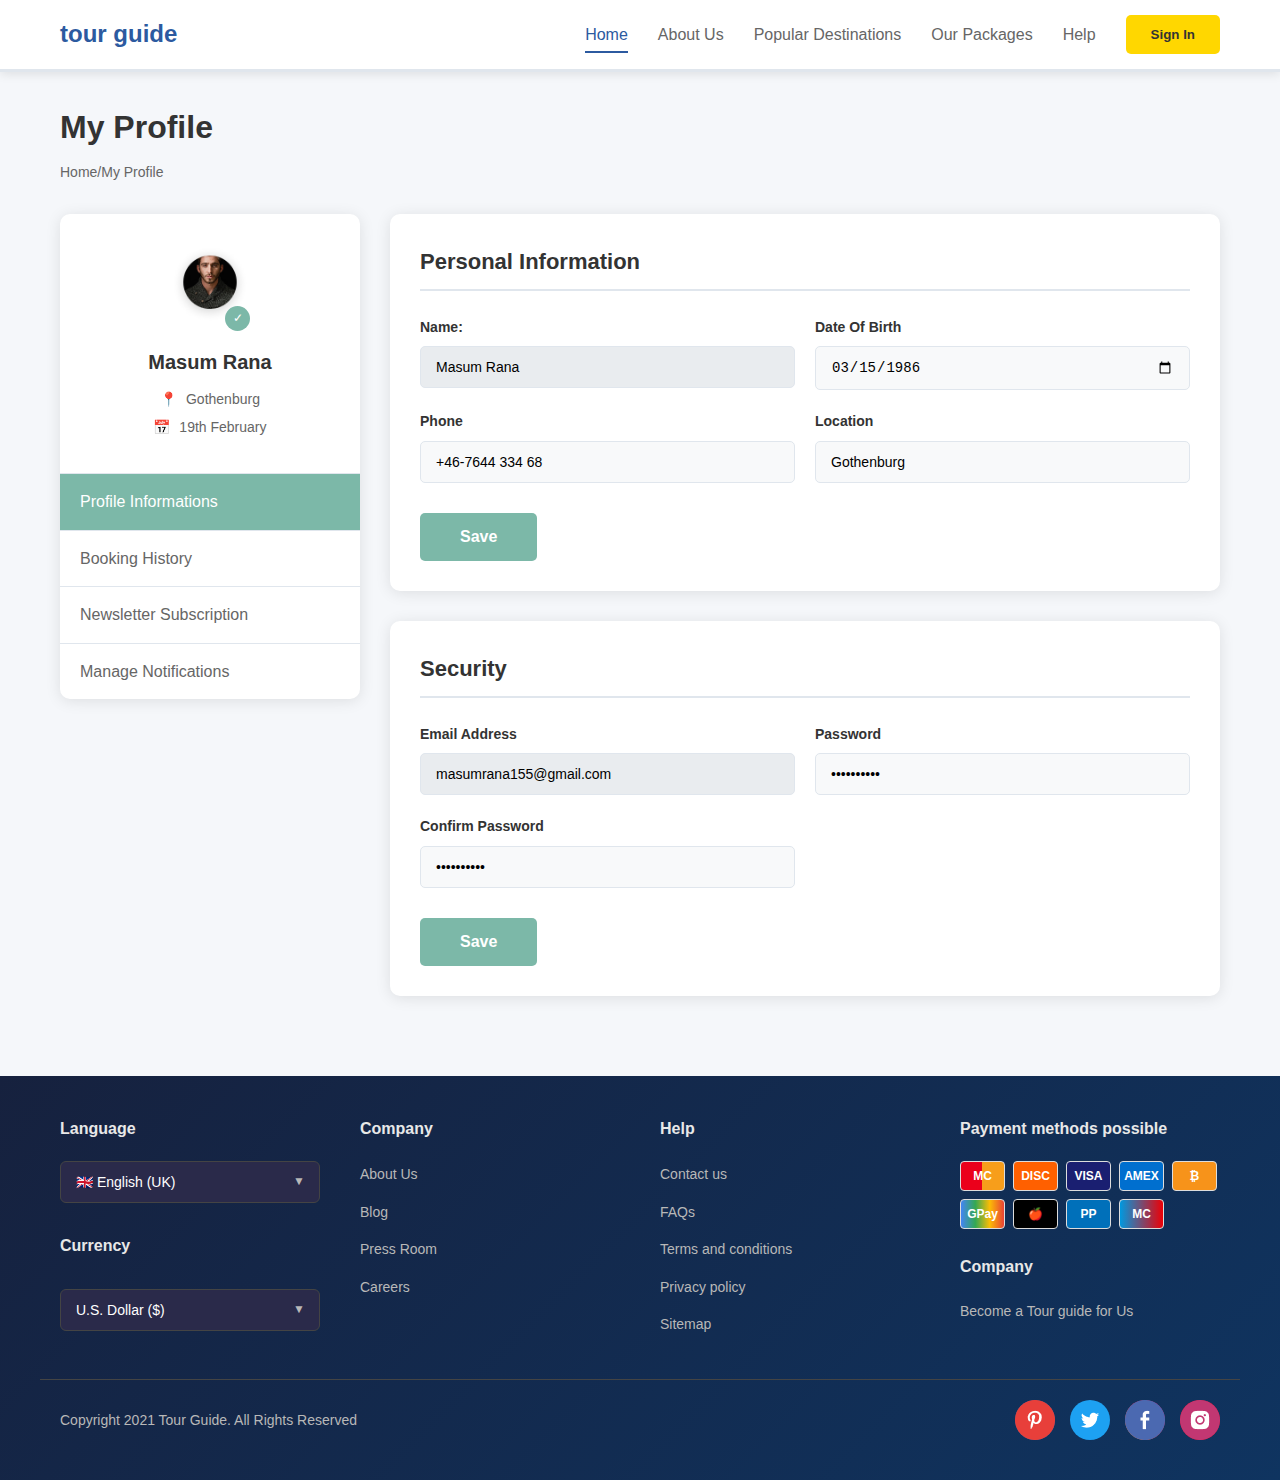
<file: signin.html>
<!DOCTYPE html>
<html lang="en">
<head>
    <meta charset="UTF-8">
    <meta name="viewport" content="width=device-width, initial-scale=1.0">
    <title>Tour Guide - My Profile</title>
    <link rel="stylesheet" href="style.css">
</head>
<body>
    <!-- Header -->
    <header class="header">
        <div class="container">
            <div class="logo">
                <h2>tour guide</h2>
            </div>
            
            <!-- Mobile Menu Toggle Button -->
            <button class="mobile-menu-toggle" id="mobileMenuToggle">
                <span></span>
                <span></span>
                <span></span>
            </button>
            
            <!-- Navigation Menu -->
            <nav class="navigation" id="navigation">
                <ul>
                    <li><a href="index.html" class="active">Home</a></li>
                    <li><a href="#">About Us</a></li>
                    <li><a href="#">Popular Destinations</a></li>
                    <li><a href="#">Our Packages</a></li>
                    <li><a href="#">Help</a></li>
                </ul>
                <button class="sign-in-btn">Sign In</button>
            </nav>
        </div>
    </header>

    <!-- Main Content -->
    <main class="main-content">
        <div class="container">
            <!-- Page Title -->
            <div class="page-header">
                <h1>My Profile</h1>
                <p class="breadcrumb">Home/My Profile</p>
            </div>

            <div class="profile-container">
                <!-- Sidebar -->
                <aside class="sidebar">
                    <div class="profile-card">
                        <div class="profile-image">
                            <img src="Ellipse 67.png" alt="Masum Rana">
                            <div class="edit-icon">✓</div>
                        </div>
                        <h3 class="profile-name">Masum Rana</h3>
                        <div class="profile-details">
                            <p><span class="location-icon">📍</span> Gothenburg</p>
                            <p><span class="calendar-icon">📅</span> 19th February</p>
                        </div>
                    </div>

                    <nav class="profile-menu">
                        <ul>
                            <li><a href="#" class="active">Profile Informations</a></li>
                            <li><a href="#">Booking History</a></li>
                            <li><a href="#">Newsletter Subscription</a></li>
                            <li><a href="#">Manage Notifications</a></li>
                        </ul>
                    </nav>
                </aside>

                <!-- Main Profile Content -->
                <div class="profile-content">
                    <!-- Personal Information Section -->
                    <section class="info-section">
                        <h2>Personal Information</h2>
                        <form class="profile-form">
                            <div class="form-group">
                                <label for="name">Name:</label>
                                <input type="text" id="name" value="Masum Rana" readonly>
                            </div>

                            <div class="form-group">
                                <label for="dob">Date Of Birth</label>
                                <input type="date" id="dob" value="1986-03-15">
                            </div>

                            <div class="form-group">
                                <label for="phone">Phone</label>
                                <input type="tel" id="phone" value="+46-7644 334 68">
                            </div>

                            <div class="form-group">
                                <label for="location">Location</label>
                                <input type="text" id="location" value="Gothenburg">
                            </div>

                            <button type="submit" class="save-btn">Save</button>
                        </form>
                    </section>

                    <!-- Security Section -->
                    <section class="info-section">
                        <h2>Security</h2>
                        <form class="security-form">
                            <div class="form-group">
                                <label for="email">Email Address</label>
                                <input type="email" id="email" value="masumrana155@gmail.com" readonly>
                            </div>

                            <div class="form-group">
                                <label for="password">Password</label>
                                <input type="password" id="password" value="••••••••••">
                            </div>

                            <div class="form-group">
                                <label for="confirm-password">Confirm Password</label>
                                <input type="password" id="confirm-password" value="••••••••••">
                            </div>

                            <button type="submit" class="save-btn">Save</button>
                        </form>
                    </section>
                </div>
            </div>
        </div>
    </main>

    <script>
        // Mobile menu toggle functionality
        const mobileMenuToggle = document.getElementById('mobileMenuToggle');
        const navigation = document.getElementById('navigation');

        mobileMenuToggle.addEventListener('click', function() {
            navigation.classList.toggle('active');
            mobileMenuToggle.classList.toggle('active');
        });

        // Close menu when clicking on a link
        const navLinks = document.querySelectorAll('.navigation a');
        navLinks.forEach(link => {
            link.addEventListener('click', () => {
                navigation.classList.remove('active');
                mobileMenuToggle.classList.remove('active');
            });
        });

        // Close menu when clicking outside
        document.addEventListener('click', function(event) {
            if (!navigation.contains(event.target) && !mobileMenuToggle.contains(event.target)) {
                navigation.classList.remove('active');
                mobileMenuToggle.classList.remove('active');
            }
        });
    </script>

 <footer class="footer">
        <div class="footer-container">
            <!-- Language & Currency Section -->
            <div class="footer-section">
                <h3>Language</h3>
                <div class="language-currency">
                    <div class="select-wrapper">
                        <select>
                            <option value="en-uk">🇬🇧 English (UK)</option>
                            <option value="en-us">🇺🇸 English (US)</option>
                            <option value="es">🇪🇸 Español</option>
                            <option value="fr">🇫🇷 Français</option>
                            <option value="de">🇩🇪 Deutsch</option>
                        </select>
                    </div>
                    
                    <h3 style="margin-bottom: 10px; margin-top: 10px;">Currency</h3>
                    <div class="select-wrapper">
                        <select>
                            <option value="usd">U.S. Dollar ($)</option>
                            <option value="eur">Euro (€)</option>
                            <option value="gbp">British Pound (£)</option>
                            <option value="cad">Canadian Dollar (C$)</option>
                        </select>
                    </div>
                </div>
            </div>

            <!-- Company Section -->
            <div class="footer-section">
                <h3>Company</h3>
                <ul>
                    <li><a href="#about">About Us</a></li>
                    <li><a href="#blog">Blog</a></li>
                    <li><a href="#press">Press Room</a></li>
                    <li><a href="#careers">Careers</a></li>
                </ul>
            </div>

            <!-- Help Section -->
            <div class="footer-section">
                <h3>Help</h3>
                <ul>
                    <li><a href="#contact">Contact us</a></li>
                    <li><a href="#faq">FAQs</a></li>
                    <li><a href="#terms">Terms and conditions</a></li>
                    <li><a href="#privacy">Privacy policy</a></li>
                    <li><a href="#sitemap">Sitemap</a></li>
                </ul>
            </div>

            <!-- Payment & Company Info Section -->
            <div class="footer-section">
                <h3>Payment methods possible</h3>
                <div class="payment-methods">
                    <div class="payment-icon mastercard">MC</div>
                    <div class="payment-icon discover">DISC</div>
                    <div class="payment-icon visa">VISA</div>
                    <div class="payment-icon amex">AMEX</div>
                    <div class="payment-icon bitcoin">₿</div>
                    <div class="payment-icon gpay">GPay</div>
                    <div class="payment-icon apple-pay">🍎</div>
                    <div class="payment-icon paypal">PP</div>
                    <div class="payment-icon maestro">MC</div>
                </div>
                
                <div class="company-info" style="margin-top: 25px;">
                    <h3>Company</h3>
                    <p>Become a Tour guide for Us</p>
                </div>
            </div>
        </div>

        <!-- Footer Bottom -->
        <div class="footer-bottom">
            <div class="copyright">
                Copyright 2021 Tour Guide. All Rights Reserved
            </div>
            <div class="social-links">
                <a href="#" class="facebook"><img src="Group 90 (1).png" alt="facebook"></a>
                <a href="#" class="twitter"><img src="Vector.png" alt="instagram"></a>
                <a href="#" class="instagram"><img src="Group 87.png" alt="twitter"></a>
                <a href="#" class="pinterest"><img src="Group 89.png" alt="pintrest"></i></a>
            </div>
        </div>
    </footer>

</body>
</html>
</file>
<file: index.css>
* {
    margin: 0;
    padding: 0;
    box-sizing: border-box;
}

body {
    font-family: 'Segoe UI', sans-serif;
    margin: 0;
    padding: 0;
}

.hero {
    height: 100vh;
    background: url('rectange.png') no-repeat center center;
    background-size: cover;
    color: white;
    position: relative;
}

.next-section {
    background-color: white;

    color: black;
    padding: 40px;
}


.overlay {
    position: absolute;
    top: 0;
    left: 0;
    right: 0;
    bottom: 0;
    background: linear-gradient(to bottom, rgba(0, 0, 0, 0.15), rgba(255, 255, 255, 0.1));
    z-index: 0;
}


nav {
    display: flex;
    justify-content: space-between;
    align-items: center;
    padding: 20px 40px;
    position: absolute;
    top: 0;
    width: 100%;
    z-index: 2;
}

.logo {
    font-size: 24px;
    font-weight: bold;
    font-style: italic;
}

.nav-links a {
    color: white;
    margin-left: 20px;
    text-decoration: none;
    font-weight: 500;
}

.nav-links .sign-in {
    background-color: #ffd700;
    color: black;
    padding: 8px 15px;
    border-radius: 5px;
    margin-left: 20px;
}


.hero-content {
    position: absolute;
    top: 45%;
    left: 50%;
    transform: translate(-50%, -50%);
    text-align: center;
    z-index: 1;
}

.hero-content h1 {
    font-size: 3rem;
    font-weight: bold;
    margin-bottom: 1rem;
}

.hero-content p {
    font-size: 1.1rem;
    max-width: 600px;
    margin: 0 auto;
}


.video-button {
    margin-top: 2rem;
    display: flex;
    align-items: center;
    justify-content: center;
    gap: 1rem;
}

.circle {
    width: 60px;
    height: 60px;
    background: white;
    color: #00778a;
    font-size: 1.5rem;
    border-radius: 50%;
    display: flex;
    align-items: center;
    justify-content: center;
    font-weight: bold;
    box-shadow: 0 0 0 10px rgba(255, 255, 255, 0.2);
}

.search-bar {
    position: absolute;
    top: 95%;
    left: 50%;
    transform: translateX(-50%);
    background: #ffffff;
    border-radius: 15px;
    padding: 15px 20px;
    display: flex;
    gap: 10px;
    box-shadow: 0 5px 20px rgba(0, 0, 0, 0.2);
    z-index: 1;
}

.search-bar input {
    padding: 10px;
    border: 1px solid #ccc;
    border-radius: 8px;
    width: 200px;
}

.search-bar button {
    background-color: #ffd700;
    color: #000;
    padding: 10px 20px;
    border: none;
    border-radius: 8px;
    font-weight: bold;
    cursor: pointer;
}

/* Hamburger hidden by default */
.hamburger {
    display: none;
    font-size: 28px;
    cursor: pointer;
    color: white;
    z-index: 3;
}

/* Responsive Styles */
@media (max-width: 830px) {
    nav {
        padding: 20px;
        flex-direction: row;
        justify-content: space-between;
    }

    .hamburger {
        display: block;
    }

    .nav-links {
        position: absolute;
        top: 70px;
        left: 0;
        right: 0;
        background: rgba(0, 0, 0, 0.8);
        flex-direction: column;
        align-items: center;
        gap: 15px;
        padding: 20px 0;
        display: none;
        z-index: 2;
    }

    .nav-links.active {
        display: flex;
    }

    .nav-links a {
        color: white;
        font-size: 18px;
        margin: 10px 0;
    }

    .search-bar {
        flex-direction: column;
        align-items: center;
        top: 97%;

    }

    .search-bar input,
    .search-bar button {
        width: 100%;
        max-width: 300px;
    }

    .hero-content h1 {
        font-size: 2rem;
    }

    .hero-content p {
        font-size: 1rem;
        padding: 0 20px;
    }

    /* 👇 Add this to push next section down */
    .city-explorer {
        margin-top: 100px;
    }
}



.city-explorer {
    max-width: 1100px;
    margin: 6% auto;
    /* Added spacing at top and bottom */
    padding: 0 20px;
    /* Responsive side padding */
    text-align: center;
}

.title-section h2 {
    font-size: 2.5rem;
    font-weight: bold;
    margin-bottom: 10px;
}

.title-section p {
    color: #666;
    max-width: 600px;
    margin: 10px auto 30px;
    /* Added spacing below the text */
    font-size: 1rem;
}

.city-tabs {
    display: flex;
    flex-wrap: wrap;
    gap: 12px;
    /* Slightly more gap between buttons */
    justify-content: center;
    margin: 40px 0;
    /* More breathing space around */
}

.city-tabs button {
    border: 1px solid #84a59d;
    background: white;
    padding: 10px 20px;
    border-radius: 30px;
    font-size: 1rem;
    color: #333;
    cursor: pointer;
    transition: 0.3s;
}

.city-tabs .active {
    background: #84a59d;
    color: white;
    box-shadow: 0 5px 15px rgba(0, 0, 0, 0.1);
}

.city-display {
    position: relative;
    margin-top: 30px;

}

.main-image {
    width: 100%;
    border-radius: 12px;
    max-height: 400px;
    object-fit: cover;
}

.city-description {
    background: white;
    box-shadow: 0 10px 40px rgba(0, 0, 0, 0.08);
    border-radius: 16px;
    padding: 40px;
    display: flex;
    flex-wrap: wrap;
    justify-content: space-between;
    align-items: flex-start;
    margin-top: -60px;
    position: relative;
    z-index: 1;
    text-align: left;
    gap: 30px;
    /* Space between text and tags */
}

.city-description h3 {
    font-size: 2rem;
    margin-bottom: 10px;
    color: #1a1a1a;
}

.city-description p {
    max-width: 550px;
    color: #666;
    line-height: 1.6;
}

.tags {
    display: flex;
    flex-direction: column;
    gap: 14px;
    /* More spacing between each tag */
    margin-top: 0;
    min-width: 200px;
    /* Keeps the tag column consistent */
}

.tag {
    font-size: 0.95rem;
    padding: 10px 16px;
    border-radius: 12px;
    display: inline-block;
    font-weight: 500;
    box-shadow: 0 4px 12px rgba(0, 0, 0, 0.06);
    white-space: nowrap;
}

/* Tag Colors */
.tag.purple {
    background: #f3e8ff;
    color: #8b5cf6;
}

.tag.green {
    background: #e6f4ea;
    color: #2f855a;
}

.tag.yellow {
    background: #fff9db;
    color: #d97706;
}

.tag.red {
    background: #ffe4e4;
    color: #e53e3e;
}

.tag.blue {
    background: #e2f0ff;
    color: #3182ce;
}

/* Responsive */
@media (max-width: 820px) {

    .city-explorer {
        margin-top: 60%;
    }

    .city-description {
        margin-top: 12%;
        flex-direction: column;
        align-items: flex-start;
        padding: 30px 20px;
        gap: 20px;
    }

    .tags {
        flex-direction: row;
        flex-wrap: wrap;
        gap: 10px;
        margin-top: 10px;
    }

    .tag {
        margin: 5px 5px 0 0;
    }

    .city-tabs {
        flex-direction: row;
        flex-wrap: wrap;
        gap: 10px;
    }
}

/* .back{
    height: 100vh;
    background: url('backgroundimage.png') no-repeat center center;
    background-size: cover;
    color: white;
    position: relative;
} */

.featured-destination {
  display: flex;
  flex-wrap: wrap;
  flex-direction: row;
  background: linear-gradient(to right, #00000060, #00000020),
              url("backgroundimage.png") center/cover no-repeat;
  padding: 50px 30px;
  color: white;
}

.image-blob {  
  margin-left: 20%; 
  width: 20%;
  height: 30%;
  display: flex;
  overflow: hidden;
  flex-shrink: 0;
}

.image-blob img {
  width: 90%;
  height: 150%;
  background-color: lightyellow;
  object-fit: contain;
  transform: scale(1.2);
}

.destination-content {
  margin-left:auto; /* Pushes content to the right */
  margin-right: 20%; /* Adds space from the right edge */
  margin-top: 0%;
  max-width: 500px;
  background: rgba(248, 244, 244, 0.1);
  padding: 20px;
  border-radius: 15px;
  backdrop-filter: blur(10px);
}

.tag {
  background-color: #cce5ff;
  color: #004085;
  padding: 5px 10px;
  font-size: 0.8rem;
  border-radius: 8px;
  display: inline-block;
  margin-bottom: 10px;
  font-weight: bold;
}

.destination-content h2 {
  font-size: 2rem;
  margin: 5px 0;
}

.location {
  font-size: 0.9rem;
  margin-bottom: 10px;
}

.stars {
  margin-left: 10px;
  color: #ffeb3b;
}

.desc {
  font-size: 0.95rem;
  margin-bottom: 20px;
  line-height: 1.5;
}

.buttons {
  display: flex;
  gap: 10px;
}

button.book {
  background: #ffdd57;
  border: none;
  padding: 10px 20px;
  border-radius: 10px;
  font-weight: bold;
  cursor: pointer;
}

button.icon {
  background: rgba(255, 255, 255, 0.3);
  border: none;
  padding: 10px 14px;
  border-radius: 50%;
  color: white;
  font-size: 1rem;
  cursor: pointer;
}

/* Responsive */
@media (max-width: 820px) {
  .featured-destination {
    padding: 20% 15%;
    flex-direction: column;
    align-items: center;
    text-align: center;
  }

.image-blob {  
  margin-left:5%;
  width: 70%;
  height: 110%;
  display: flex;
  overflow: hidden;
  flex-shrink: 0;
}

 .image-blob img {
  width: 90%;
  height: 150%;
  background-color: lightyellow;
  object-fit: contain;
  transform: scale(1.2);
}   

  .destination-content {
    margin-top: 20%;
    margin-left: 20%;
    padding: 15px;
  }

  .buttons {
    justify-content: center;
    flex-wrap: wrap;
  }
}

.featured-destinations {
  margin-left: 4%;
  padding: 20px;
  font-family: Arial, sans-serif;
}

.featured-destinations h1 {
  color: #1a3c5e;
  font-size: 2rem;
  margin-bottom: 10px;
}

.subtitle {
  margin-top: 2%;
  color: #6c757d;
  font-size: 0.9rem;
  margin-bottom: 20px;
}

.carousel {
 margin-top: 3%;
 margin-bottom: 7%;
  display: flex;
  overflow-x: auto;
  gap: 80px;
  scroll-behavior: smooth;
}

.destination-card {
  flex: 0 0 auto;
  width: 200px;
  background: #fff;
  border: 1px solid #ddd;
  border-radius: 8px;
  overflow: hidden;
  text-align: center;
  box-shadow: 0 2px 5px rgba(0,0,0,0.1);
}

.destination-card img {
  width: 100%;
  height: 120px;
  object-fit: cover;
}

.destination-card h3 {
  font-size: 1rem;
  color: #1a3c5e;
  margin: 10px 0;
}

.destination-card ul {
  list-style: none;
  padding: 0;
  color: #6c757d;
  font-size: 0.8rem;
}

.destination-card ul li {
  margin: 5px 0;
}

.icon {
  margin-right: 5px;
}

.rating {
  color: #ffca28;
  font-size: 0.9rem;
  margin: 10px 0;
}

.price {
  color: #28a745;
  font-size: 1.1rem;
  font-weight: bold;
  margin-bottom: 10px;
}

.carousel-controls {
  display: flex;
  margin-right: 80px ;
  justify-content: flex-end;
  margin-top: 10px;
}

.carousel-controls button {
  background: #fff3cd;
  border: none;
  padding: 5px 10px;
  border-radius: 50%;
  cursor: pointer;
  font-size: 1rem;
  margin-left: 10px;
}

.carousel-controls button:hover {
  background: #ffeb99;
}

@media (max-width: 820px) {
  .carousel {
    justify-content: center;
  }
  .carousel-controls {
  display: flex;
  justify-content: flex-end;
  margin-top: 10%;
}
}

.container {
    max-width: 1200px;
    margin: 0 auto;
    padding: 60px 20px;
}

/* Header Styles */
.gallery-header {
    display: flex;
    justify-content: space-between;
    align-items: flex-start;
    margin-bottom: 50px;
    flex-wrap: wrap;
    gap: 20px;
}

.gallery-title {
    font-size: 2.5rem;
    font-weight: 700;
    color: #2c2c2c;
    margin-bottom: 15px;
}

.gallery-description {
    color: #666;
    font-size: 1rem;
    line-height: 1.5;
    max-width: 400px;
}

.view-all-btn {
    background-color: #5a6c7d;
    color: white;
    border: none;
    padding: 12px 24px;
    font-size: 0.9rem;
    font-weight: 500;
    cursor: pointer;
    border-radius: 4px;
    transition: background-color 0.3s ease;
    height: fit-content;
}

.view-all-btn:hover {
    background-color: #4a5a6b;
}

/* Gallery Grid */
.gallery-grid {
    display: grid;
    grid-template-columns: repeat(4, 1fr);
    grid-template-rows: repeat(2, 250px);
    gap: 20px;
    margin-bottom: 80px;
}

.gallery-item {
    overflow: hidden;
    border-radius: 8px;
    box-shadow: 0 2px 10px rgba(0, 0, 0, 0.1);
    transition: transform 0.3s ease, box-shadow 0.3s ease;
    cursor: pointer;
}

.gallery-item:hover {
    transform: translateY(-5px);
    box-shadow: 0 8px 25px rgba(0, 0, 0, 0.15);
}

.gallery-item img {
    width: 100%;
    height: 100%;
    object-fit: cover;
    transition: transform 0.3s ease;
}

.gallery-item:hover img {
    transform: scale(1.05);
}

/* Latest Stories Section */
.latest-stories {
    border-top: 1px solid #e0e0e0;
    padding-top: 40px;
}

.section-title {
    font-size: 2rem;
    font-weight: 700;
    color: #2c2c2c;
}

/* Responsive Design */
@media (max-width: 1024px) {
    .gallery-grid {
        grid-template-columns: repeat(3, 1fr);
        grid-template-rows: repeat(3, 220px);
    }
    
    .gallery-title {
        font-size: 2.2rem;
    }
}

@media (max-width: 768px) {
    .container {
        padding: 40px 15px;
    }
    
    .gallery-header {
        flex-direction: column;
        align-items: flex-start;
        text-align: left;
    }
    
    .gallery-grid {
        grid-template-columns: repeat(2, 1fr);
        grid-template-rows: repeat(4, 200px);
        gap: 15px;
    }
    
    .gallery-title {
        font-size: 2rem;
    }
    
    .view-all-btn {
        align-self: flex-start;
    }
}

@media (max-width: 480px) {
    .gallery-grid {
        grid-template-columns: 1fr;
        grid-template-rows: repeat(8, 180px);
    }
    
    .gallery-title {
        font-size: 1.8rem;
    }
    
    .container {
        padding: 30px 10px;
    }
}

.stories-wrapper {
    max-width: 1200px;
    margin: 0 auto;
    padding: 60px 20px;
}

/* Header Styles */
.stories-header {
    display: flex;
    justify-content: space-between;
    align-items: flex-start;
    margin-bottom: 50px;
    flex-wrap: wrap;
    gap: 20px;
}

.header-content {
    flex: 1;
}

.stories-title {
    font-size: 2.5rem;
    font-weight: 700;
    color: #2c2c2c;
    margin-bottom: 15px;
}

.stories-description {
    color: #666;
    font-size: 1rem;
    line-height: 1.5;
    max-width: 400px;
}

.posts-btn {
    background-color: #5a6c7d;
    color: white;
    border: none;
    padding: 12px 24px;
    font-size: 0.9rem;
    font-weight: 500;
    cursor: pointer;
    border-radius: 4px;
    transition: background-color 0.3s ease;
    height: fit-content;
}

.posts-btn:hover {
    background-color: #4a5a6b;
}

/* Stories Grid */
.stories-grid {
    display: grid;
    grid-template-columns: repeat(4, 1fr);
    gap: 24px;
}

.story-card {
    background: white;
    border-radius: 12px;
    overflow: hidden;
    box-shadow: 0 2px 12px rgba(0, 0, 0, 0.08);
    transition: transform 0.3s ease, box-shadow 0.3s ease;
    cursor: pointer;
}

.story-card:hover {
    transform: translateY(-8px);
    box-shadow: 0 8px 30px rgba(0, 0, 0, 0.12);
}

.card-image {
    width: 100%;
    height: 200px;
    overflow: hidden;
}

.card-image img {
    width: 100%;
    height: 100%;
    object-fit: cover;
    transition: transform 0.3s ease;
}

.story-card:hover .card-image img {
    transform: scale(1.05);
}

.card-content {
    padding: 20px;
}

.author-info {
    display: flex;
    align-items: center;
    gap: 8px;
    margin-bottom: 12px;
}

.author-avatar {
    width: 24px;
    height: 24px;
    border-radius: 50%;
    overflow: hidden;
    flex-shrink: 0;
}

.author-avatar img {
    width: 100%;
    height: 100%;
    object-fit: cover;
}

.author-name {
    font-size: 0.85rem;
    color: #666;
    font-weight: 500;
}

.story-headline {
    font-size: 1.1rem;
    font-weight: 600;
    color: #2c2c2c;
    line-height: 1.4;
}

/* Mobile Responsive Behavior */
.mobile-hidden {
    display: block;
}

/* Responsive Design */
@media (max-width: 1024px) {
    .stories-grid {
        grid-template-columns: repeat(3, 1fr);
        gap: 20px;
    }
    
    .stories-title {
        font-size: 2.2rem;
    }
}

@media (max-width: 768px) {
    .stories-wrapper {
        padding: 40px 15px;
    }
    
    .stories-header {
        flex-direction: column;
        align-items: flex-start;
        text-align: left;
    }
    
    .stories-grid {
        grid-template-columns: repeat(2, 1fr);
        gap: 18px;
    }
    
    .stories-title {
        font-size: 2rem;
    }
    
    .card-image {
        height: 180px;
    }
    
    .posts-btn {
        align-self: flex-start;
    }
    
    /* Hide posts beyond first 2 on tablet */
    .mobile-hidden:nth-child(n+3) {
        display: none;
    }
}

@media (max-width: 480px) {
    .stories-grid {
        grid-template-columns: 1fr;
        gap: 16px;
    }
    
    .stories-title {
        font-size: 1.8rem;
    }
    
    .stories-wrapper {
        padding: 30px 10px;
    }
    
    .card-image {
        height: 160px;
    }
    
    .card-content {
        padding: 16px;
    }
    
    /* Hide posts beyond first 2 on mobile */
    .mobile-hidden:nth-child(n+3) {
        display: none;
    }
}

.footer {
            background: linear-gradient(135deg, #16213e 0%, #0f3460 100%);
            color: #ffffff;
            padding: 40px 0 20px;
            margin-top: 50px;
        }

        .footer-container {
            max-width: 1200px;
            margin: 0 auto;
            padding: 0 20px;
            display: grid;
            grid-template-columns: repeat(4, 1fr);
            gap: 40px;
            margin-bottom: 30px;
        }

        .footer-section h3 {
            font-size: 16px;
            font-weight: 600;
            margin-bottom: 20px;
            color: #e8e8e8;
        }

        .footer-section ul {
            list-style: none;
        }

        .footer-section ul li {
            margin-bottom: 12px;
        }

        .footer-section ul li a {
            color: #b8b8b8;
            text-decoration: none;
            font-size: 14px;
            transition: color 0.3s ease;
        }

        .footer-section ul li a:hover {
            color: #ffffff;
        }

        .language-currency {
            display: flex;
            flex-direction: column;
            gap: 20px;
        }

        .select-wrapper {
            position: relative;
        }

        .select-wrapper select {
            width: 100%;
            padding: 12px 40px 12px 15px;
            background-color: #2a2a4a;
            border: 1px solid #444;
            color: #ffffff;
            border-radius: 6px;
            font-size: 14px;
            appearance: none;
            cursor: pointer;
        }

        .select-wrapper::after {
            content: '▼';
            position: absolute;
            right: 15px;
            top: 50%;
            transform: translateY(-50%);
            color: #b8b8b8;
            pointer-events: none;
            font-size: 12px;
        }

        .flag-icon {
            display: inline-block;
            width: 20px;
            height: 15px;
            background-color: #ff4757;
            margin-right: 8px;
            border-radius: 2px;
            position: relative;
        }

        .flag-icon::before {
            content: '';
            position: absolute;
            top: 0;
            left: 0;
            width: 33%;
            height: 100%;
            background-color: #3742fa;
        }

        .flag-icon::after {
            content: '';
            position: absolute;
            top: 0;
            right: 0;
            width: 33%;
            height: 100%;
            background-color: #ffffff;
        }

        .payment-methods {
            display: flex;
            flex-wrap: wrap;
            gap: 8px;
            margin-top: 15px;
        }

        .payment-icon {
            width: 45px;
            height: 30px;
            background-color: #ffffff;
            border-radius: 4px;
            display: flex;
            align-items: center;
            justify-content: center;
            font-size: 12px;
            font-weight: bold;
            border: 1px solid #ddd;
        }

        .mastercard { background: linear-gradient(90deg, #eb001b 50%, #f79e1b 50%); color: white; }
        .discover { background-color: #ff6000; color: white; }
        .visa { background-color: #1a1f71; color: white; }
        .amex { background-color: #006fcf; color: white; }
        .bitcoin { background-color: #f7931a; color: white; }
        .gpay { background: linear-gradient(90deg, #4285f4, #34a853, #fbbc05, #ea4335); color: white; }
        .apple-pay { background-color: #000000; color: white; }
        .paypal { background-color: #0070ba; color: white; }
        .maestro { background: linear-gradient(90deg, #0099df, #ed0006); color: white; }

        .company-info {
            text-align: left;
        }

        .company-info p {
            color: #b8b8b8;
            font-size: 14px;
            margin-bottom: 10px;
        }

        .footer-bottom {
            border-top: 1px solid #444;
            padding: 20px 0;
            display: flex;
            justify-content: space-between;
            align-items: center;
            max-width: 1200px;
            margin: 0 auto;
            padding-left: 20px;
            padding-right: 20px;
        }

        .copyright {
            color: #b8b8b8;
            font-size: 14px;
        }

        .social-links {
            display: flex;
            gap: 15px;
        }

        .social-links a {
            width: 40px;
            height: 40px;
            border-radius: 50%;
            display: flex;
            align-items: center;
            justify-content: center;
            color: white;
            text-decoration: none;
            transition: transform 0.3s ease;
        }

        .social-links a:hover {
            transform: scale(1.1);
        }

        .facebook { background-color: #3b5998; }
        .twitter { background-color: #1da1f2; }
        .instagram { background: linear-gradient(45deg, #f09433 0%, #e6683c 25%, #dc2743 50%, #cc2366 75%, #bc1888 100%); }
        .pinterest { background-color: #bd081c; }

        @media (max-width: 768px) {
            .footer-container {
                grid-template-columns: 1fr 1fr;
                gap: 30px;
            }
            
            .footer-bottom {
                flex-direction: column;
                gap: 20px;
                text-align: center;
            }
        }

        @media (max-width: 480px) {
            .footer-container {
                grid-template-columns: 1fr;
                gap: 25px;
            }
            
            .payment-methods {
                justify-content: center;
            }
        }
</file>
<file: city.css>
/* Reset and Base Styles */
* {
    margin: 0;
    padding: 0;
    box-sizing: border-box;
}

body {
    font-family: -apple-system, BlinkMacSystemFont, 'Segoe UI', Roboto, Oxygen, Ubuntu, Cantarell, sans-serif;
    background-color: #f5f7fa;
    color: #333;
    line-height: 1.6;
}

.container {
    max-width: 1200px;
    margin: 0 auto;
    padding: 0 20px;
}

/* Header Styles */
.header {
    background-color: #ffffff;
    border-bottom: 1px solid #e1e5e9;
    padding: 15px 0;
    position: relative;
}

.header .container {
    display: flex;
    justify-content: space-between;
    align-items: center;
    position: relative;
}

.logo h2 {
    font-size: 24px;
    font-weight: 600;
    color: #2c3e50;
}

.desktop-nav {
    display: flex;
    gap: 30px;
}

.nav a {
    text-decoration: none;
    color: #6c757d;
    font-weight: 500;
    transition: color 0.3s ease;
}

.nav a:hover {
    color: #2c3e50;
}

.desktop-sign-in {
    background-color: #f39c12;
    color: white;
    border: none;
    padding: 10px 20px;
    border-radius: 6px;
    font-weight: 600;
    cursor: pointer;
    transition: background-color 0.3s ease;
}

.desktop-sign-in:hover {
    background-color: #e67e22;
}

/* Mobile Menu Toggle */
.mobile-menu-toggle {
    display: none;
    flex-direction: column;
    background: none;
    border: none;
    cursor: pointer;
    padding: 8px;
    z-index: 1001;
}

.mobile-menu-toggle span {
    width: 25px;
    height: 3px;
    background-color: #2c3e50;
    margin: 3px 0;
    transition: 0.3s;
    border-radius: 2px;
}

.mobile-menu-toggle.active span:nth-child(1) {
    transform: rotate(-45deg) translate(-5px, 6px);
}

.mobile-menu-toggle.active span:nth-child(2) {
    opacity: 0;
}

.mobile-menu-toggle.active span:nth-child(3) {
    transform: rotate(45deg) translate(-5px, -6px);
}

/* Mobile Navigation */
.mobile-nav {
    display: none;
    position: absolute;
    top: 100%;
    left: 0;
    right: 0;
    background-color: #ffffff;
    border-top: 1px solid #e1e5e9;
    box-shadow: 0 4px 12px rgba(0, 0, 0, 0.15);
    z-index: 1000;
    opacity: 0;
    transform: translateY(-20px);
    transition: all 0.3s ease;
    pointer-events: none;
}

.mobile-nav.active {
    opacity: 1;
    transform: translateY(0);
    pointer-events: all;
}

.mobile-nav a {
    display: block;
    padding: 15px 20px;
    text-decoration: none;
    color: #6c757d;
    font-weight: 500;
    border-bottom: 1px solid #f8f9fa;
    transition: background-color 0.2s ease;
}

.mobile-nav a:hover {
    background-color: #f8f9fa;
    color: #2c3e50;
}

.mobile-nav a:last-child {
    border-bottom: none;
}

.mobile-sign-in {
    background-color: #f39c12;
    color: white;
    border: none;
    margin: 15px 20px 20px;
    padding: 12px 20px;
    border-radius: 6px;
    font-weight: 600;
    cursor: pointer;
    transition: background-color 0.3s ease;
    width: calc(100% - 40px);
}

.mobile-sign-in:hover {
    background-color: #e67e22;
}

/* Main Content */
.main-content {
    padding: 30px 0;
}

.content-header {
    display: flex;
    justify-content: space-between;
    align-items: center;
    margin-bottom: 30px;
}

.content-header h1 {
    font-size: 28px;
    font-weight: 700;
    color: #2c3e50;
}

.activity-info {
    display: flex;
    align-items: center;
    gap: 20px;
}

.activity-count {
    color: #6c757d;
    font-size: 14px;
}

.sort-by {
    display: flex;
    align-items: center;
    gap: 8px;
}

.sort-by label {
    font-size: 14px;
    color: #6c757d;
}

.sort-by select {
    padding: 8px 12px;
    border: 1px solid #dee2e6;
    border-radius: 4px;
    background-color: white;
    font-size: 14px;
}

/* Content Body Layout */
.content-body {
    display: flex;
    gap: 30px;
}

/* Sidebar Styles */
.sidebar {
    width: 280px;
    background-color: white;
    border-radius: 8px;
    padding: 25px;
    height: fit-content;
    box-shadow: 0 2px 8px rgba(0, 0, 0, 0.1);
}

.filter-section {
    margin-bottom: 30px;
    padding-bottom: 25px;
    border-bottom: 1px solid #e9ecef;
}

.filter-section:last-child {
    border-bottom: none;
}

.filter-section h3 {
    font-size: 16px;
    font-weight: 600;
    margin-bottom: 15px;
    color: #2c3e50;
}

/* Date Inputs */
.date-inputs {
    display: flex;
    flex-direction: column;
    gap: 12px;
    margin-bottom: 20px;
}

.date-inputs label {
    font-size: 14px;
    font-weight: 500;
    color: #495057;
}

.date-inputs input {
    padding: 10px;
    border: 1px solid #dee2e6;
    border-radius: 4px;
    font-size: 14px;
}

.check-availability-btn {
    width: 100%;
    background-color: #7fb3d3;
    color: white;
    border: none;
    padding: 12px;
    border-radius: 6px;
    font-weight: 600;
    cursor: pointer;
    transition: background-color 0.3s ease;
}

.check-availability-btn:hover {
    background-color: #5d9bd5;
}

/* Checkbox Groups */
.checkbox-group {
    display: flex;
    flex-direction: column;
    gap: 10px;
}

.checkbox-group label {
    display: flex;
    align-items: center;
    gap: 8px;
    font-size: 14px;
    cursor: pointer;
    color: #495057;
}

.checkbox-group input[type="checkbox"] {
    margin: 0;
}

.show-more {
    color: #007bff;
    text-decoration: none;
    font-size: 14px;
    margin-top: 10px;
    display: inline-block;
}

.show-more:hover {
    text-decoration: underline;
}

/* Tour Listings */
.tour-listings {
    flex: 1;
}

.tour-card {
    display: flex;
    background-color: white;
    border-radius: 8px;
    box-shadow: 0 2px 8px rgba(0, 0, 0, 0.1);
    margin-bottom: 20px;
    overflow: hidden;
    transition: transform 0.2s ease, box-shadow 0.2s ease;
}

.tour-card:hover {
    transform: translateY(-2px);
    box-shadow: 0 4px 16px rgba(0, 0, 0, 0.15);
}

.tour-image {
    width: 200px;
    height: 150px;
    object-fit: cover;
    flex-shrink: 0;
}

.tour-content {
    padding: 20px;
    flex: 1;
}

.activity-badge {
    display: inline-block;
    background-color: #7fb3d3;
    color: white;
    padding: 4px 8px;
    font-size: 11px;
    font-weight: 600;
    text-transform: uppercase;
    border-radius: 4px;
    margin-bottom: 10px;
}

.rating {
    display: flex;
    align-items: center;
    gap: 8px;
    margin-bottom: 8px;
}

.stars {
    color: #ffc107;
    font-size: 14px;
}

.review-count {
    color: #6c757d;
    font-size: 12px;
}

.tour-title {
    font-size: 18px;
    font-weight: 600;
    color: #2c3e50;
    margin-bottom: 12px;
    line-height: 1.4;
}

.tour-details {
    display: flex;
    gap: 15px;
    align-items: center;
    font-size: 14px;
    color: #6c757d;
}

.tour-details span {
    display: flex;
    align-items: center;
    gap: 4px;
}

.tour-price {
    display: flex;
    flex-direction: column;
    justify-content: center;
    align-items: center;
    padding: 20px;
    border-left: 1px solid #e9ecef;
    min-width: 120px;
}

.price {
    font-size: 24px;
    font-weight: 700;
    color: #2c3e50;
}

.per-person {
    font-size: 12px;
    color: #6c757d;
    margin-top: 2px;
}

/* Load More Section */
.load-more-section {
    display: flex;
    justify-content: center;
    margin-top: 40px;
}

.load-more-btn {
    background-color: #e9ecef;
    color: #6c757d;
    border: none;
    padding: 12px 30px;
    border-radius: 6px;
    font-weight: 600;
    cursor: pointer;
    transition: all 0.3s ease;
}

.load-more-btn:hover {
    background-color: #dee2e6;
    color: #495057;
}

/* Responsive Design */
@media (max-width: 992px) {
    .content-body {
        flex-direction: column;
    }
    
    .sidebar {
        width: 100%;
        margin-bottom: 30px;
    }
    
    .tour-card {
        flex-direction: column;
    }
    
    .tour-image {
        width: 100%;
        height: 200px;
    }
    
    .tour-price {
        border-left: none;
        border-top: 1px solid #e9ecef;
        min-width: auto;
        flex-direction: row;
        justify-content: space-between;
        padding: 15px 20px;
    }
}

@media (max-width: 768px) {
    /* Hide desktop navigation and show mobile menu */
    .desktop-nav,
    .desktop-sign-in {
        display: none;
    }
    
    .mobile-menu-toggle {
        display: flex;
    }
    
    .mobile-nav {
        display: block;
    }
    
    .content-header {
        flex-direction: column;
        gap: 15px;
        text-align: center;
    }
    
    .activity-info {
        flex-direction: column;
        gap: 10px;
    }
    
    /* HIDE TOUR DETAILS ON MOBILE */
    .tour-details {
        display: none;
    }
    
    /* Mobile card grid - 2 cards per row */
    .tour-listings {
        display: grid;
        grid-template-columns: 1fr 1fr;
        gap: 15px;
    }
    
    .tour-card {
        margin-bottom: 0;
        flex-direction: column;
    }
    
    .tour-image {
        width: 100%;
        height: 120px;
    }
    
    .tour-content {
        padding: 12px;
    }
    
    .tour-title {
        font-size: 14px;
        margin-bottom: 8px;
        line-height: 1.3;
    }
    
    .activity-badge {
        font-size: 9px;
        padding: 3px 6px;
        margin-bottom: 6px;
    }
    
    .rating {
        margin-bottom: 6px;
    }
    
    .stars {
        font-size: 12px;
    }
    
    .review-count {
        font-size: 10px;
    }
    
    .tour-price {
        border-top: 1px solid #e9ecef;
        padding: 10px 12px;
        flex-direction: column;
        align-items: center;
    }
    
    .price {
        font-size: 18px;
    }
    
    .per-person {
        font-size: 10px;
    }
    
    .load-more-section {
        grid-column: 1 / -1;
        margin-top: 20px;
    }
}

@media (max-width: 576px) {
    .container {
        padding: 0 15px;
    }
    
    .sidebar {
        padding: 20px;
    }
    
    /* KEEP TOUR DETAILS HIDDEN ON VERY SMALL SCREENS */
    .tour-details {
        display: none;
    }
    
    /* Single column on very small screens */
    .tour-listings {
        grid-template-columns: 1fr;
        gap: 15px;
    }
    
    .tour-card {
        flex-direction: row;
    }
    
    .tour-image {
        width: 100px;
        height: 100px;
        flex-shrink: 0;
    }
    
    .tour-content {
        padding: 15px;
        flex: 1;
    }
    
    .tour-title {
        font-size: 14px;
    }
    
    .tour-price {
        border-left: 1px solid #e9ecef;
        border-top: none;
        padding: 10px;
        flex-direction: column;
        min-width: 80px;
    }
    
    .price {
        font-size: 16px;
    }
}

.container {
    max-width: 1200px;
    margin: 0 auto;
    padding: 60px 20px;
}

/* Header Styles */
.gallery-header {
    display: flex;
    justify-content: space-between;
    align-items: flex-start;
    margin-bottom: 50px;
    flex-wrap: wrap;
    gap: 20px;
}

.gallery-title {
    font-size: 2.5rem;
    font-weight: 700;
    color: #2c2c2c;
    margin-bottom: 15px;
}

.gallery-description {
    color: #666;
    font-size: 1rem;
    line-height: 1.5;
    max-width: 400px;
}

.view-all-btn {
    background-color: #5a6c7d;
    color: white;
    border: none;
    padding: 12px 24px;
    font-size: 0.9rem;
    font-weight: 500;
    cursor: pointer;
    border-radius: 4px;
    transition: background-color 0.3s ease;
    height: fit-content;
}

.view-all-btn:hover {
    background-color: #4a5a6b;
}

/* Gallery Grid */
.gallery-grid {
    display: grid;
    grid-template-columns: repeat(4, 1fr);
    grid-template-rows: repeat(2, 250px);
    gap: 20px;
    margin-bottom: 80px;
}

.gallery-item {
    overflow: hidden;
    border-radius: 8px;
    box-shadow: 0 2px 10px rgba(0, 0, 0, 0.1);
    transition: transform 0.3s ease, box-shadow 0.3s ease;
    cursor: pointer;
}

.gallery-item:hover {
    transform: translateY(-5px);
    box-shadow: 0 8px 25px rgba(0, 0, 0, 0.15);
}

.gallery-item img {
    width: 100%;
    height: 100%;
    object-fit: cover;
    transition: transform 0.3s ease;
}

.gallery-item:hover img {
    transform: scale(1.05);
}

/* Latest Stories Section */
.latest-stories {
    border-top: 1px solid #e0e0e0;
    padding-top: 40px;
}

.section-title {
    font-size: 2rem;
    font-weight: 700;
    color: #2c2c2c;
}

/* Responsive Design */
@media (max-width: 1024px) {
    .gallery-grid {
        grid-template-columns: repeat(3, 1fr);
        grid-template-rows: repeat(3, 220px);
    }
    
    .gallery-title {
        font-size: 2.2rem;
    }
}

@media (max-width: 768px) {
    .container {
        padding: 40px 15px;
    }
    
    .gallery-header {
        flex-direction: column;
        align-items: flex-start;
        text-align: left;
    }
    
    .gallery-grid {
        grid-template-columns: repeat(2, 1fr);
        grid-template-rows: repeat(4, 200px);
        gap: 15px;
    }
    
    .gallery-title {
        font-size: 2rem;
    }
    
    .view-all-btn {
        align-self: flex-start;
    }
}

@media (max-width: 480px) {
    .gallery-grid {
        grid-template-columns: 1fr;
        grid-template-rows: repeat(8, 180px);
    }
    
    .gallery-title {
        font-size: 1.8rem;
    }
    
    .container {
        padding: 30px 10px;
    }
}

.stories-wrapper {
    max-width: 1200px;
    margin: 0 auto;
    padding: 60px 20px;
}

/* Header Styles */
.stories-header {
    display: flex;
    justify-content: space-between;
    align-items: flex-start;
    margin-bottom: 50px;
    flex-wrap: wrap;
    gap: 20px;
}

.header-content {
    flex: 1;
}

.stories-title {
    font-size: 2.5rem;
    font-weight: 700;
    color: #2c2c2c;
    margin-bottom: 15px;
}

.stories-description {
    color: #666;
    font-size: 1rem;
    line-height: 1.5;
    max-width: 400px;
}

.posts-btn {
    background-color: #5a6c7d;
    color: white;
    border: none;
    padding: 12px 24px;
    font-size: 0.9rem;
    font-weight: 500;
    cursor: pointer;
    border-radius: 4px;
    transition: background-color 0.3s ease;
    height: fit-content;
}

.posts-btn:hover {
    background-color: #4a5a6b;
}

/* Stories Grid */
.stories-grid {
    display: grid;
    grid-template-columns: repeat(4, 1fr);
    gap: 24px;
}

.story-card {
    background: white;
    border-radius: 12px;
    overflow: hidden;
    box-shadow: 0 2px 12px rgba(0, 0, 0, 0.08);
    transition: transform 0.3s ease, box-shadow 0.3s ease;
    cursor: pointer;
}

.story-card:hover {
    transform: translateY(-8px);
    box-shadow: 0 8px 30px rgba(0, 0, 0, 0.12);
}

.card-image {
    width: 100%;
    height: 200px;
    overflow: hidden;
}

.card-image img {
    width: 100%;
    height: 100%;
    object-fit: cover;
    transition: transform 0.3s ease;
}

.story-card:hover .card-image img {
    transform: scale(1.05);
}

.card-content {
    padding: 20px;
}

.author-info {
    display: flex;
    align-items: center;
    gap: 8px;
    margin-bottom: 12px;
}

.author-avatar {
    width: 24px;
    height: 24px;
    border-radius: 50%;
    overflow: hidden;
    flex-shrink: 0;
}

.author-avatar img {
    width: 100%;
    height: 100%;
    object-fit: cover;
}

.author-name {
    font-size: 0.85rem;
    color: #666;
    font-weight: 500;
}

.story-headline {
    font-size: 1.1rem;
    font-weight: 600;
    color: #2c2c2c;
    line-height: 1.4;
}

/* Mobile Responsive Behavior */
.mobile-hidden {
    display: block;
}

/* Responsive Design */
@media (max-width: 1024px) {
    .stories-grid {
        grid-template-columns: repeat(3, 1fr);
        gap: 20px;
    }
    
    .stories-title {
        font-size: 2.2rem;
    }
}

@media (max-width: 768px) {
    .stories-wrapper {
        padding: 40px 15px;
    }
    
    .stories-header {
        flex-direction: column;
        align-items: flex-start;
        text-align: left;
    }
    
    .stories-grid {
        grid-template-columns: repeat(2, 1fr);
        gap: 18px;
    }
    
    .stories-title {
        font-size: 2rem;
    }
    
    .card-image {
        height: 180px;
    }
    
    .posts-btn {
        align-self: flex-start;
    }
    
    /* Hide posts beyond first 2 on tablet */
    .mobile-hidden:nth-child(n+3) {
        display: none;
    }
}

@media (max-width: 480px) {
    .stories-grid {
        grid-template-columns: 1fr;
        gap: 16px;
    }
    
    .stories-title {
        font-size: 1.8rem;
    }
    
    .stories-wrapper {
        padding: 30px 10px;
    }
    
    .card-image {
        height: 160px;
    }
    
    .card-content {
        padding: 16px;
    }
    
    /* Hide posts beyond first 2 on mobile */
    .mobile-hidden:nth-child(n+3) {
        display: none;
    }
}

.footer {
            background: linear-gradient(135deg, #16213e 0%, #0f3460 100%);
            color: #ffffff;
            padding: 40px 0 20px;
            margin-top: 50px;
        }

        .footer-container {
            max-width: 1200px;
            margin: 0 auto;
            padding: 0 20px;
            display: grid;
            grid-template-columns: repeat(4, 1fr);
            gap: 40px;
            margin-bottom: 30px;
        }

        .footer-section h3 {
            font-size: 16px;
            font-weight: 600;
            margin-bottom: 20px;
            color: #e8e8e8;
        }

        .footer-section ul {
            list-style: none;
        }

        .footer-section ul li {
            margin-bottom: 12px;
        }

        .footer-section ul li a {
            color: #b8b8b8;
            text-decoration: none;
            font-size: 14px;
            transition: color 0.3s ease;
        }

        .footer-section ul li a:hover {
            color: #ffffff;
        }

        .language-currency {
            display: flex;
            flex-direction: column;
            gap: 20px;
        }

        .select-wrapper {
            position: relative;
        }

        .select-wrapper select {
            width: 100%;
            padding: 12px 40px 12px 15px;
            background-color: #2a2a4a;
            border: 1px solid #444;
            color: #ffffff;
            border-radius: 6px;
            font-size: 14px;
            appearance: none;
            cursor: pointer;
        }

        .select-wrapper::after {
            content: '▼';
            position: absolute;
            right: 15px;
            top: 50%;
            transform: translateY(-50%);
            color: #b8b8b8;
            pointer-events: none;
            font-size: 12px;
        }

        .flag-icon {
            display: inline-block;
            width: 20px;
            height: 15px;
            background-color: #ff4757;
            margin-right: 8px;
            border-radius: 2px;
            position: relative;
        }

        .flag-icon::before {
            content: '';
            position: absolute;
            top: 0;
            left: 0;
            width: 33%;
            height: 100%;
            background-color: #3742fa;
        }

        .flag-icon::after {
            content: '';
            position: absolute;
            top: 0;
            right: 0;
            width: 33%;
            height: 100%;
            background-color: #ffffff;
        }

        .payment-methods {
            display: flex;
            flex-wrap: wrap;
            gap: 8px;
            margin-top: 15px;
        }

        .payment-icon {
            width: 45px;
            height: 30px;
            background-color: #ffffff;
            border-radius: 4px;
            display: flex;
            align-items: center;
            justify-content: center;
            font-size: 12px;
            font-weight: bold;
            border: 1px solid #ddd;
        }

        .mastercard { background: linear-gradient(90deg, #eb001b 50%, #f79e1b 50%); color: white; }
        .discover { background-color: #ff6000; color: white; }
        .visa { background-color: #1a1f71; color: white; }
        .amex { background-color: #006fcf; color: white; }
        .bitcoin { background-color: #f7931a; color: white; }
        .gpay { background: linear-gradient(90deg, #4285f4, #34a853, #fbbc05, #ea4335); color: white; }
        .apple-pay { background-color: #000000; color: white; }
        .paypal { background-color: #0070ba; color: white; }
        .maestro { background: linear-gradient(90deg, #0099df, #ed0006); color: white; }

        .company-info {
            text-align: left;
        }

        .company-info p {
            color: #b8b8b8;
            font-size: 14px;
            margin-bottom: 10px;
        }

        .footer-bottom {
            border-top: 1px solid #444;
            padding: 20px 0;
            display: flex;
            justify-content: space-between;
            align-items: center;
            max-width: 1200px;
            margin: 0 auto;
            padding-left: 20px;
            padding-right: 20px;
        }

        .copyright {
            color: #b8b8b8;
            font-size: 14px;
        }

        .social-links {
            display: flex;
            gap: 15px;
        }

        .social-links a {
            width: 40px;
            height: 40px;
            border-radius: 50%;
            display: flex;
            align-items: center;
            justify-content: center;
            color: white;
            text-decoration: none;
            transition: transform 0.3s ease;
        }

        .social-links a:hover {
            transform: scale(1.1);
        }

        .facebook { background-color: #3b5998; }
        .twitter { background-color: #1da1f2; }
        .instagram { background: linear-gradient(45deg, #f09433 0%, #e6683c 25%, #dc2743 50%, #cc2366 75%, #bc1888 100%); }
        .pinterest { background-color: #bd081c; }

        @media (max-width: 768px) {
            .footer-container {
                grid-template-columns: 1fr 1fr;
                gap: 30px;
            }
            
            .footer-bottom {
                flex-direction: column;
                gap: 20px;
                text-align: center;
            }
        }

        @media (max-width: 480px) {
            .footer-container {
                grid-template-columns: 1fr;
                gap: 25px;
            }
            
            .payment-methods {
                justify-content: center;
            }
        }
</file>
<file: style.css>
/* Reset and Base Styles */
* {
    margin: 0;
    padding: 0;
    box-sizing: border-box;
}

body {
    font-family: 'Arial', sans-serif;
    background-color: #f5f7fa;
    color: #333;
    line-height: 1.6;
}

.container {
    max-width: 1200px;
    margin: 0 auto;
    padding: 0 20px;
}

/* Header Styles */
.header {
    background-color: #ffffff;
    box-shadow: 0 2px 10px rgba(0, 0, 0, 0.1);
    padding: 15px 0;
    border-bottom: 3px solid #e0e6ed;
    position: relative;
}

.header .container {
    display: flex;
    justify-content: space-between;
    align-items: center;
}

.logo h2 {
    color: #2c5aa0;
    font-weight: 600;
    font-size: 24px;
}

/* Mobile Menu Toggle Button */
.mobile-menu-toggle {
    display: none;
    flex-direction: column;
    justify-content: center;
    align-items: center;
    width: 30px;
    height: 30px;
    background: none;
    border: none;
    cursor: pointer;
    padding: 0;
    z-index: 1001;
}

.mobile-menu-toggle span {
    width: 25px;
    height: 3px;
    background-color: #333;
    margin: 3px 0;
    transition: 0.3s;
    border-radius: 2px;
}

.mobile-menu-toggle.active span:nth-child(1) {
    transform: rotate(-45deg) translate(-5px, 6px);
}

.mobile-menu-toggle.active span:nth-child(2) {
    opacity: 0;
}

.mobile-menu-toggle.active span:nth-child(3) {
    transform: rotate(45deg) translate(-5px, -6px);
}

/* Navigation Styles */
.navigation {
    display: flex;
    align-items: center;
    gap: 30px;
}

.navigation ul {
    list-style: none;
    display: flex;
    gap: 30px;
}

.navigation ul li a {
    text-decoration: none;
    color: #666;
    font-weight: 500;
    padding: 8px 0;
    border-bottom: 2px solid transparent;
    transition: all 0.3s ease;
}

.navigation ul li a:hover,
.navigation ul li a.active {
    color: #2c5aa0;
    border-bottom-color: #2c5aa0;
}

.sign-in-btn {
    background-color: #ffd700;
    color: #333;
    border: none;
    padding: 12px 25px;
    border-radius: 5px;
    font-weight: 600;
    cursor: pointer;
    transition: background-color 0.3s ease;
}

.sign-in-btn:hover {
    background-color: #ffed4e;
}

/* Main Content */
.main-content {
    padding: 30px 0;
}

.page-header {
    margin-bottom: 30px;
}

.page-header h1 {
    font-size: 32px;
    color: #333;
    margin-bottom: 8px;
}

.breadcrumb {
    color: #666;
    font-size: 14px;
}

/* Profile Container */
.profile-container {
    display: grid;
    grid-template-columns: 300px 1fr;
    gap: 30px;
    align-items: start;
}

/* Sidebar */
.sidebar {
    background-color: #ffffff;
    border-radius: 10px;
    padding: 0;
    box-shadow: 0 2px 15px rgba(0, 0, 0, 0.1);
}

.profile-card {
    text-align: center;
    padding: 30px 20px;
    border-bottom: 1px solid #e0e6ed;
}

.profile-image {
    position: relative;
    display: inline-block;
    margin-bottom: 15px;
}

.profile-image img {
    width: 80px;
    height: 80px;
    border-radius: 50%;
    object-fit: cover;
}

.edit-icon {
    position: absolute;
    bottom: 0;
    right: 0;
    background-color: #7cb8a8;
    color: white;
    width: 25px;
    height: 25px;
    border-radius: 50%;
    display: flex;
    align-items: center;
    justify-content: center;
    font-size: 12px;
}

.profile-name {
    font-size: 20px;
    color: #333;
    margin-bottom: 10px;
}

.profile-details p {
    color: #666;
    font-size: 14px;
    margin: 5px 0;
}

.location-icon,
.calendar-icon {
    margin-right: 5px;
}

/* Profile Menu */
.profile-menu ul {
    list-style: none;
}

.profile-menu ul li {
    border-bottom: 1px solid #e0e6ed;
}

.profile-menu ul li:last-child {
    border-bottom: none;
}

.profile-menu ul li a {
    display: block;
    padding: 15px 20px;
    text-decoration: none;
    color: #666;
    font-weight: 500;
    transition: all 0.3s ease;
}

.profile-menu ul li a:hover,
.profile-menu ul li a.active {
    background-color: #7cb8a8;
    color: white;
}

/* Profile Content */
.profile-content {
    display: flex;
    flex-direction: column;
    gap: 30px;
}

.info-section {
    background-color: #ffffff;
    padding: 30px;
    border-radius: 10px;
    box-shadow: 0 2px 15px rgba(0, 0, 0, 0.1);
}

.info-section h2 {
    font-size: 22px;
    color: #333;
    margin-bottom: 25px;
    padding-bottom: 10px;
    border-bottom: 2px solid #e0e6ed;
}

/* Form Styles */
.profile-form,
.security-form {
    display: grid;
    grid-template-columns: 1fr 1fr;
    gap: 20px;
}

.form-group {
    display: flex;
    flex-direction: column;
}

.form-group label {
    font-weight: 600;
    color: #333;
    margin-bottom: 8px;
    font-size: 14px;
}

.form-group input {
    padding: 12px 15px;
    border: 1px solid #e0e6ed;
    border-radius: 5px;
    font-size: 14px;
    background-color: #f8f9fa;
    transition: border-color 0.3s ease;
}

.form-group input:focus {
    outline: none;
    border-color: #7cb8a8;
    background-color: #ffffff;
}

.form-group input[readonly] {
    background-color: #e9ecef;
    cursor: not-allowed;
}

/* Save Button */
.save-btn {
    grid-column: 1 / -1;
    background-color: #7cb8a8;
    color: white;
    border: none;
    padding: 15px 40px;
    border-radius: 5px;
    font-weight: 600;
    font-size: 16px;
    cursor: pointer;
    transition: background-color 0.3s ease;
    justify-self: start;
    margin-top: 10px;
}

.save-btn:hover {
    background-color: #6ba394;
}

/* Responsive Design */
@media (max-width: 768px) {
    /* Show mobile menu toggle button */
    .mobile-menu-toggle {
        display: flex;
    }

    /* Hide navigation by default on mobile */
    .navigation {
        position: fixed;
        top: 0;
        right: -100%;
        width: 300px;
        height: 100vh;
        background-color: #ffffff;
        flex-direction: column;
        justify-content: flex-start;
        align-items: stretch;
        padding: 80px 20px 20px;
        box-shadow: -2px 0 10px rgba(0, 0, 0, 0.1);
        transition: right 0.3s ease;
        z-index: 1000;
        gap: 0;
    }

    /* Show navigation when active */
    .navigation.active {
        right: 0;
    }

    .navigation ul {
        flex-direction: column;
        gap: 0;
        width: 100%;
        margin-bottom: 20px;
    }

    .navigation ul li {
        border-bottom: 1px solid #e0e6ed;
    }

    .navigation ul li:last-child {
        border-bottom: none;
    }

    .navigation ul li a {
        display: block;
        padding: 15px 0;
        border-bottom: none;
        font-size: 16px;
        text-align: center;
    }

    .navigation ul li a:hover,
    .navigation ul li a.active {
        background-color: #f8f9fa;
        border-bottom: none;
    }

    .sign-in-btn {
        width: 100%;
        padding: 15px;
        font-size: 16px;
    }

    /* Overlay when menu is open */
    .navigation.active::before {
        content: '';
        position: fixed;
        top: 0;
        left: 0;
        width: calc(100vw - 300px);
        height: 100vh;
        background-color: rgba(0, 0, 0, 0.5);
        z-index: -1;
    }

    .profile-container {
        grid-template-columns: 1fr;
        gap: 20px;
    }

    .profile-form,
    .security-form {
        grid-template-columns: 1fr;
    }

    .page-header h1 {
        font-size: 24px;
    }
}

@media (max-width: 480px) {
    .container {
        padding: 0 15px;
    }

    .info-section {
        padding: 20px;
    }

    .profile-card {
        padding: 20px 15px;
    }

    .navigation {
        width: 280px;
    }

    .navigation.active::before {
        width: calc(100vw - 280px);
    }

    .logo h2 {
        font-size: 20px;
    }
}

.footer {
            background: linear-gradient(135deg, #16213e 0%, #0f3460 100%);
            color: #ffffff;
            padding: 40px 0 20px;
            margin-top: 50px;
        }

        .footer-container {
            max-width: 1200px;
            margin: 0 auto;
            padding: 0 20px;
            display: grid;
            grid-template-columns: repeat(4, 1fr);
            gap: 40px;
            margin-bottom: 30px;
        }

        .footer-section h3 {
            font-size: 16px;
            font-weight: 600;
            margin-bottom: 20px;
            color: #e8e8e8;
        }

        .footer-section ul {
            list-style: none;
        }

        .footer-section ul li {
            margin-bottom: 12px;
        }

        .footer-section ul li a {
            color: #b8b8b8;
            text-decoration: none;
            font-size: 14px;
            transition: color 0.3s ease;
        }

        .footer-section ul li a:hover {
            color: #ffffff;
        }

        .language-currency {
            display: flex;
            flex-direction: column;
            gap: 20px;
        }

        .select-wrapper {
            position: relative;
        }

        .select-wrapper select {
            width: 100%;
            padding: 12px 40px 12px 15px;
            background-color: #2a2a4a;
            border: 1px solid #444;
            color: #ffffff;
            border-radius: 6px;
            font-size: 14px;
            appearance: none;
            cursor: pointer;
        }

        .select-wrapper::after {
            content: '▼';
            position: absolute;
            right: 15px;
            top: 50%;
            transform: translateY(-50%);
            color: #b8b8b8;
            pointer-events: none;
            font-size: 12px;
        }

        .flag-icon {
            display: inline-block;
            width: 20px;
            height: 15px;
            background-color: #ff4757;
            margin-right: 8px;
            border-radius: 2px;
            position: relative;
        }

        .flag-icon::before {
            content: '';
            position: absolute;
            top: 0;
            left: 0;
            width: 33%;
            height: 100%;
            background-color: #3742fa;
        }

        .flag-icon::after {
            content: '';
            position: absolute;
            top: 0;
            right: 0;
            width: 33%;
            height: 100%;
            background-color: #ffffff;
        }

        .payment-methods {
            display: flex;
            flex-wrap: wrap;
            gap: 8px;
            margin-top: 15px;
        }

        .payment-icon {
            width: 45px;
            height: 30px;
            background-color: #ffffff;
            border-radius: 4px;
            display: flex;
            align-items: center;
            justify-content: center;
            font-size: 12px;
            font-weight: bold;
            border: 1px solid #ddd;
        }

        .mastercard { background: linear-gradient(90deg, #eb001b 50%, #f79e1b 50%); color: white; }
        .discover { background-color: #ff6000; color: white; }
        .visa { background-color: #1a1f71; color: white; }
        .amex { background-color: #006fcf; color: white; }
        .bitcoin { background-color: #f7931a; color: white; }
        .gpay { background: linear-gradient(90deg, #4285f4, #34a853, #fbbc05, #ea4335); color: white; }
        .apple-pay { background-color: #000000; color: white; }
        .paypal { background-color: #0070ba; color: white; }
        .maestro { background: linear-gradient(90deg, #0099df, #ed0006); color: white; }

        .company-info {
            text-align: left;
        }

        .company-info p {
            color: #b8b8b8;
            font-size: 14px;
            margin-bottom: 10px;
        }

        .footer-bottom {
            border-top: 1px solid #444;
            padding: 20px 0;
            display: flex;
            justify-content: space-between;
            align-items: center;
            max-width: 1200px;
            margin: 0 auto;
            padding-left: 20px;
            padding-right: 20px;
        }

        .copyright {
            color: #b8b8b8;
            font-size: 14px;
        }

        .social-links {
            display: flex;
            gap: 15px;
        }

        .social-links a {
            width: 40px;
            height: 40px;
            border-radius: 50%;
            display: flex;
            align-items: center;
            justify-content: center;
            color: white;
            text-decoration: none;
            transition: transform 0.3s ease;
        }

        .social-links a:hover {
            transform: scale(1.1);
        }

        .facebook { background-color: #3b5998; }
        .twitter { background-color: #1da1f2; }
        .instagram { background: linear-gradient(45deg, #f09433 0%, #e6683c 25%, #dc2743 50%, #cc2366 75%, #bc1888 100%); }
        .pinterest { background-color: #bd081c; }

        @media (max-width: 768px) {
            .footer-container {
                grid-template-columns: 1fr 1fr;
                gap: 30px;
            }
            
            .footer-bottom {
                flex-direction: column;
                gap: 20px;
                text-align: center;
            }
        }

        @media (max-width: 480px) {
            .footer-container {
                grid-template-columns: 1fr;
                gap: 25px;
            }
            
            .payment-methods {
                justify-content: center;
            }
        }
</file>
